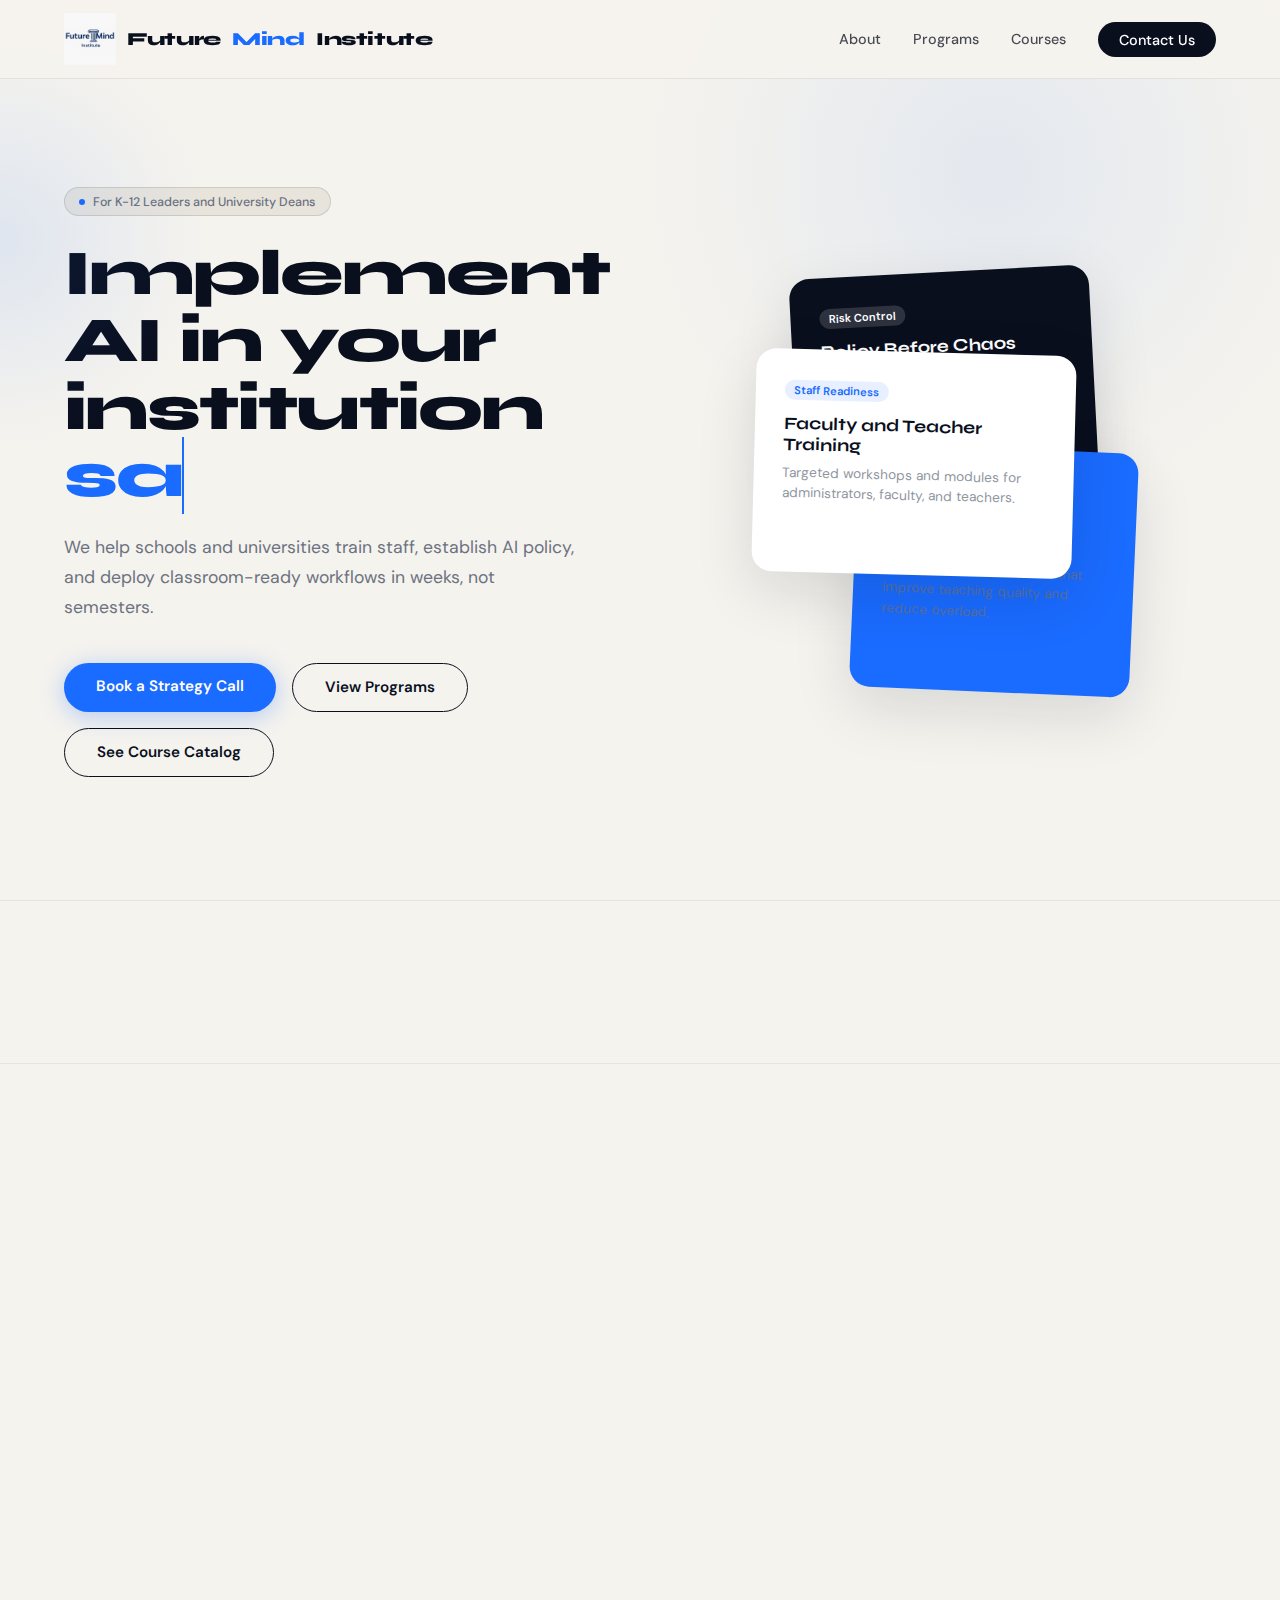
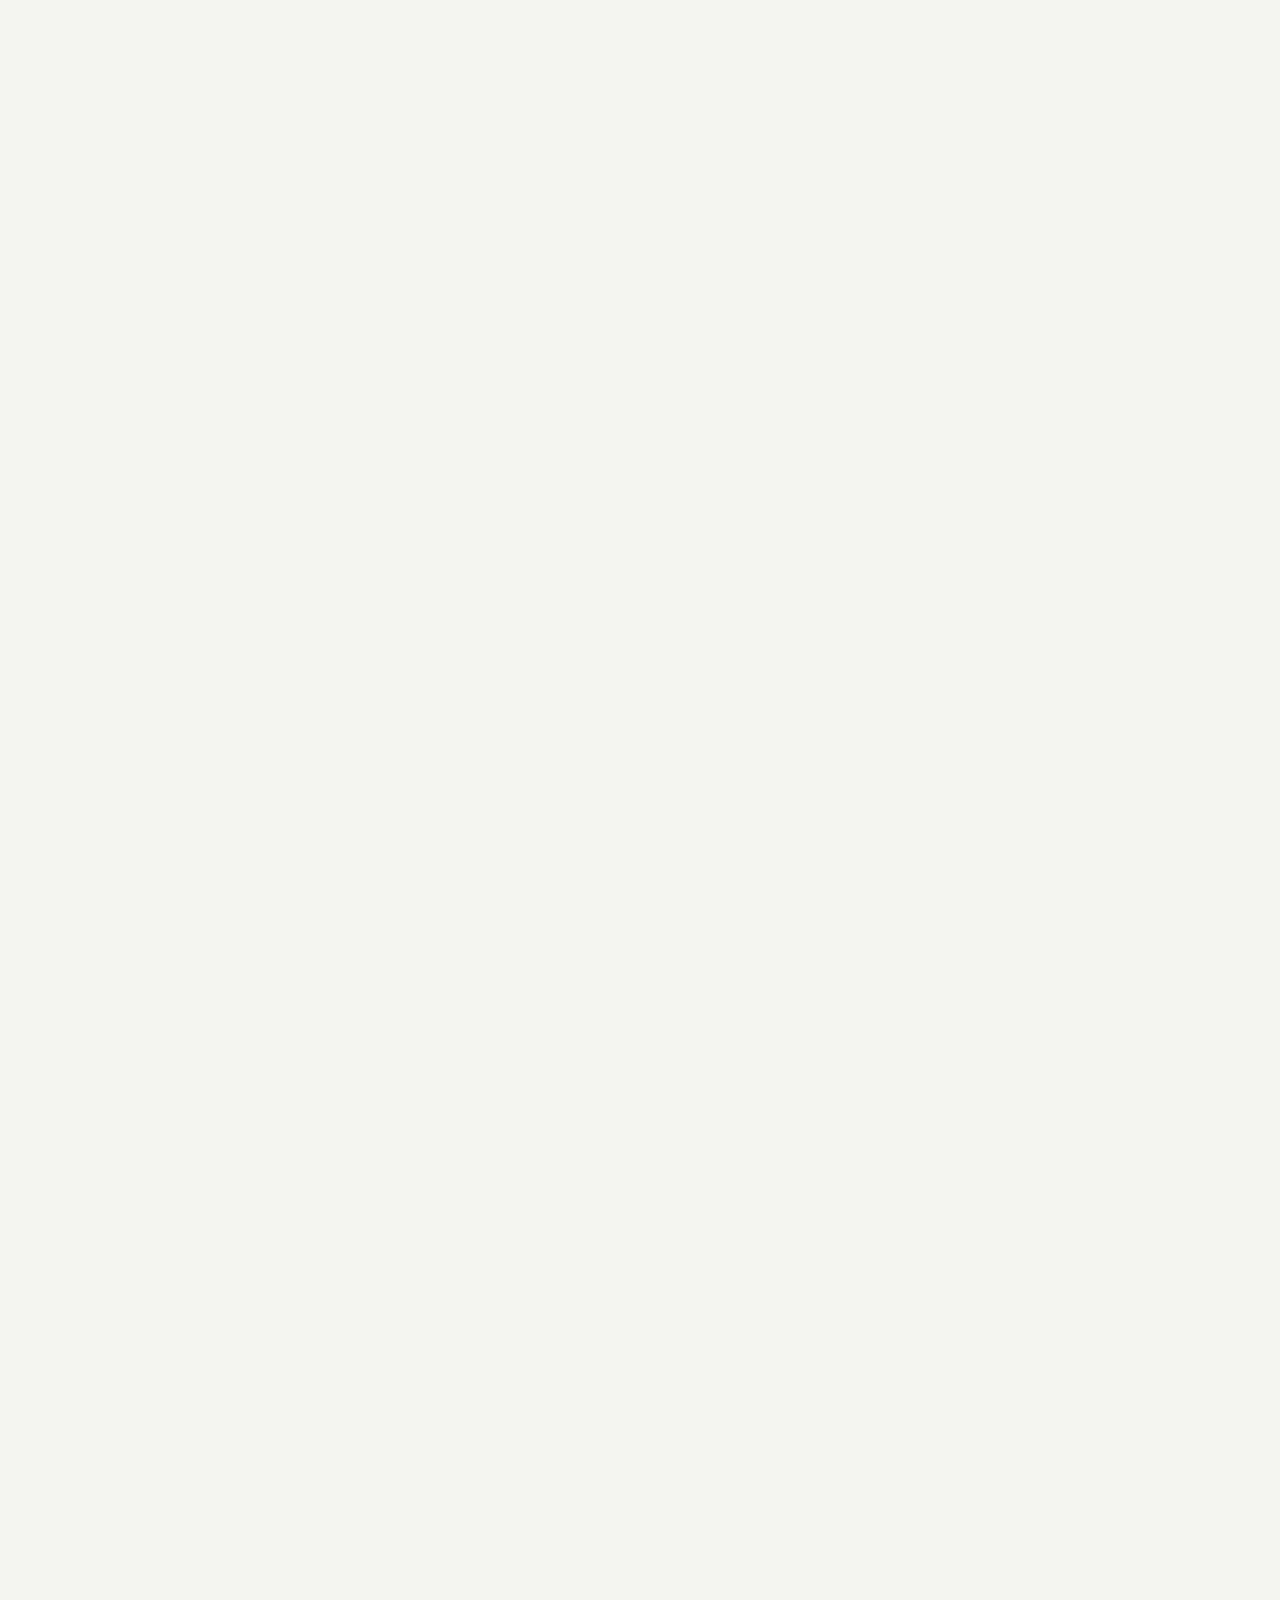
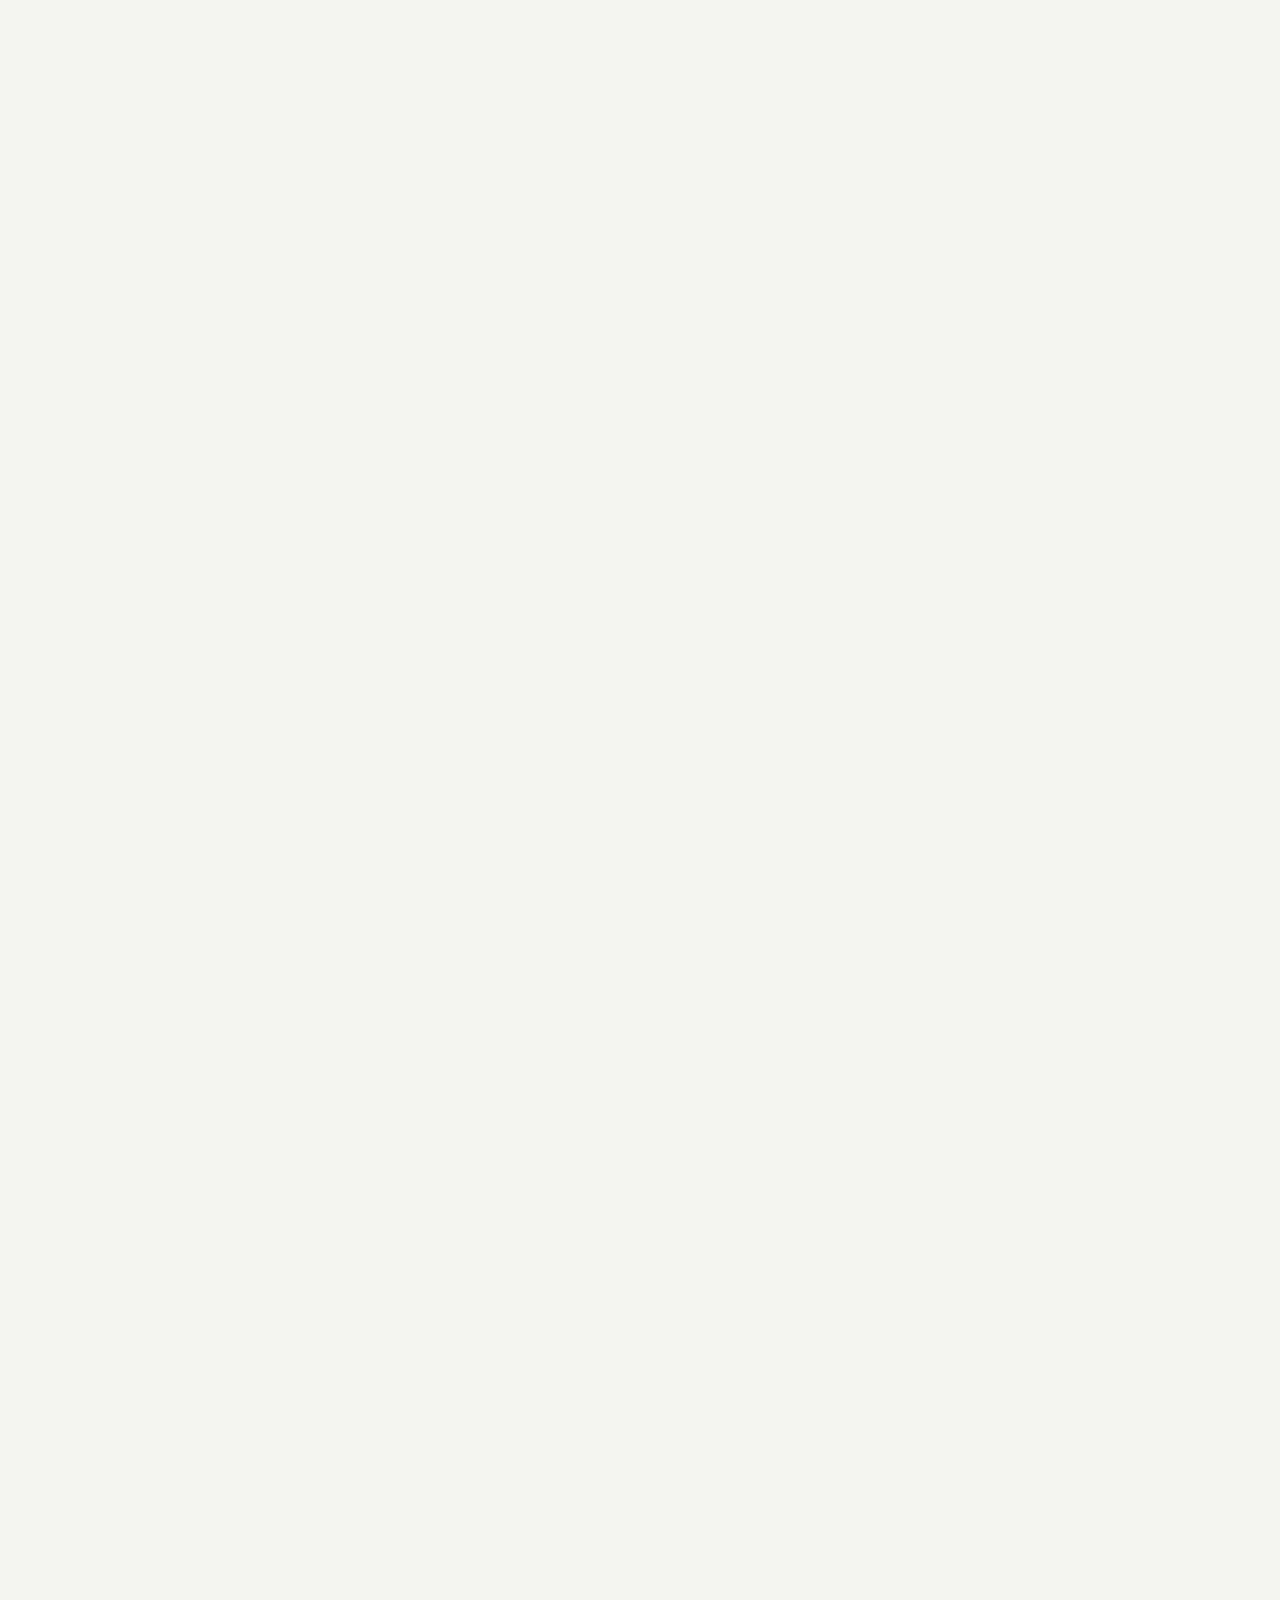
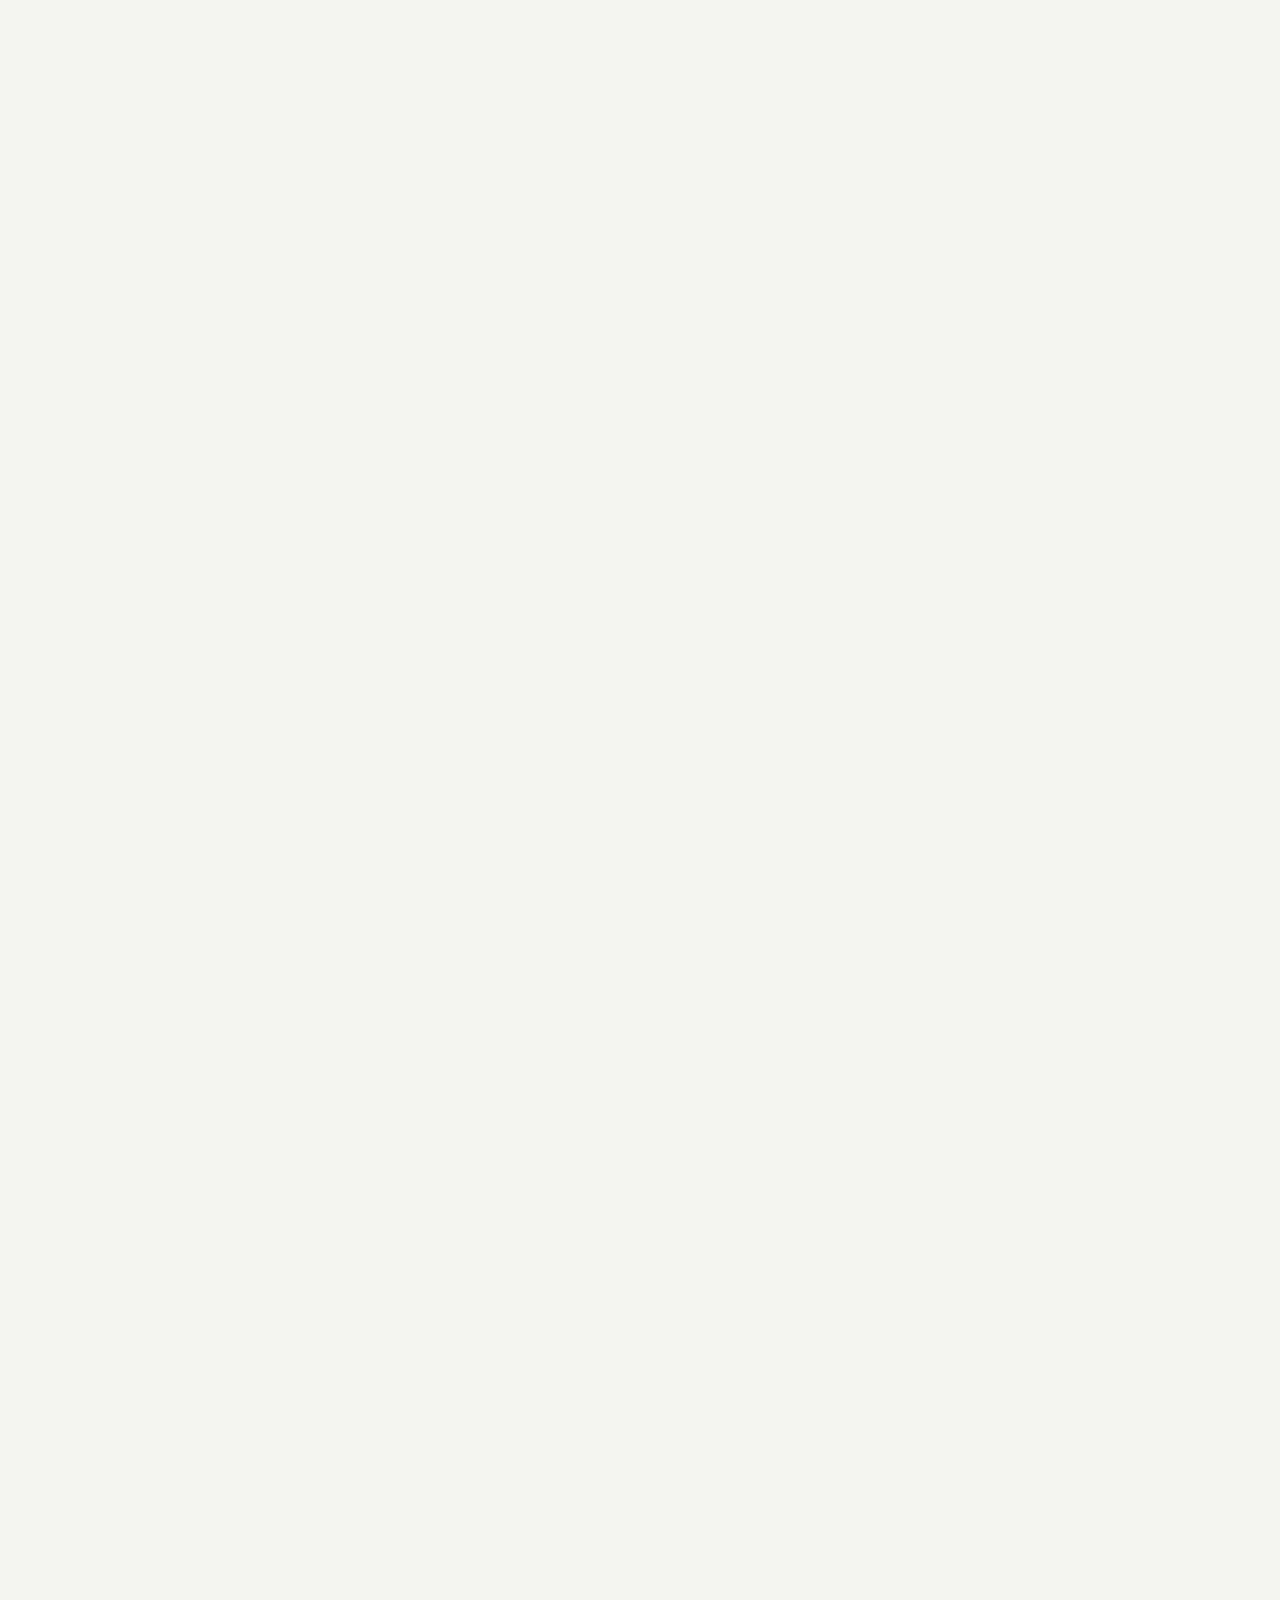
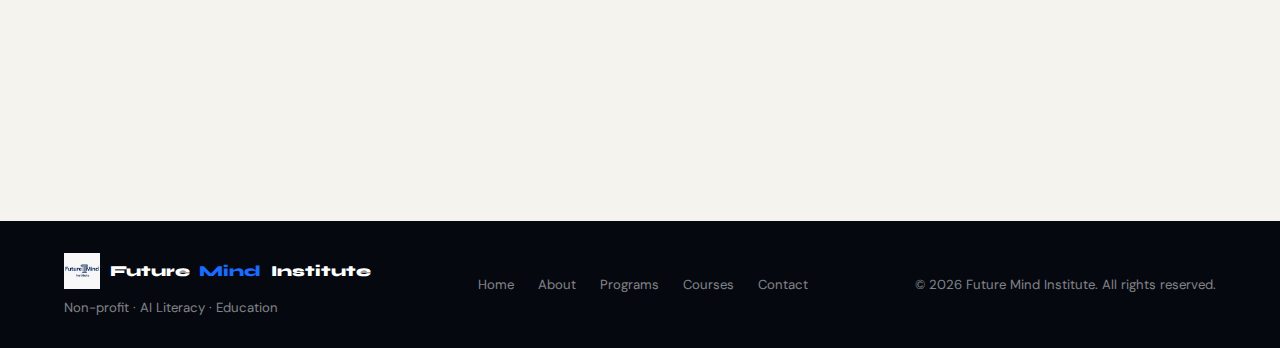
<file: index.html>
<!DOCTYPE html>
<html lang="en">
<head>
  <meta charset="UTF-8" />
  <meta name="viewport" content="width=device-width, initial-scale=1.0" />
  <title>Future Mind Institute — AI Literacy for Schools</title>
  <link rel="preconnect" href="https://fonts.googleapis.com" />
  <link href="https://fonts.googleapis.com/css2?family=Syne:wght@400;600;700;800&family=DM+Sans:ital,wght@0,300;0,400;0,500;1,300&display=swap" rel="stylesheet" />
  <link rel="stylesheet" href="styles.css" />
</head>
<body>

<!-- NAV -->
<nav>
  <a href="index.html" class="nav-logo">
    <img src="logo_futuremindinstitute.png" alt="Future Mind Institute logo" />
    Future<span>Mind</span> Institute
  </a>
  <ul class="nav-links">
    <li><a href="about.html">About</a></li>
    <li><a href="services.html">Programs</a></li>
    <li><a href="courses.html">Courses</a></li>
    <li><a href="contact.html" class="nav-cta">Contact Us</a></li>
  </ul>
</nav>

<!-- HERO -->
<section class="hero">
  <div class="hero-content">
    <div class="hero-badge">For K-12 Leaders and University Deans</div>
    <h1>Implement AI in your institution<br><em>safely, clearly, and fast</em></h1>
    <p>We help schools and universities train staff, establish AI policy, and deploy classroom-ready workflows in weeks, not semesters.</p>
    <div class="hero-buttons">
      <a href="contact.html" class="btn-primary">Book a Strategy Call</a>
      <a href="services.html" class="btn-secondary">View Programs</a>
      <a href="courses.html" class="btn-secondary">See Course Catalog</a>
    </div>
  </div>
  <div class="hero-visual">
    <div class="hero-card-stack">
      <div class="hero-card">
        <div class="tag">Risk Control</div>
        <h3>Policy Before Chaos</h3>
        <p>Set institutional AI rules before inconsistent and unsafe usage spreads.</p>
      </div>
      <div class="hero-card">
        <div class="tag">Staff Readiness</div>
        <h3>Faculty and Teacher Training</h3>
        <p>Targeted workshops and modules for administrators, faculty, and teachers.</p>
      </div>
      <div class="hero-card">
        <div class="tag">Implementation</div>
        <h3>Classroom AI Workflows</h3>
        <p>Deploy practical use cases that improve teaching quality and reduce overload.</p>
      </div>
    </div>
  </div>
</section>

<!-- STATS -->
<div class="stats">
  <div class="stat-item">
    <div class="stat-num">01</div>
    <div class="stat-label">No policy = fragmented AI use and legal exposure</div>
  </div>
  <div class="stat-item">
    <div class="stat-num">02</div>
    <div class="stat-label">Untrained staff = inconsistent quality and student risk</div>
  </div>
  <div class="stat-item">
    <div class="stat-num">03</div>
    <div class="stat-label">Tool hype = low adoption and wasted budget</div>
  </div>
  <div class="stat-item">
    <div class="stat-num">04</div>
    <div class="stat-label">Delay today = higher transition cost tomorrow</div>
  </div>
</div>

<!-- WHY US -->
<section id="why">
  <div class="section-label">Institutional Solution</div>
  <h2 class="section-title">One partner, three pillars</h2>
  <p class="section-subtitle">We move institutions from uncertainty to structured adoption with a clear implementation model.</p>
  <div class="why-grid">
    <div class="why-features">
      <div class="feature-item">
        <div class="feature-icon">1</div>
        <div>
          <h4>Training and Capacity Building</h4>
          <p>Professional development for leaders, faculty, teachers, and students. Includes prompt engineering, differentiated instruction, and assessment redesign.</p>
        </div>
      </div>
      <div class="feature-item">
        <div class="feature-icon">2</div>
        <div>
          <h4>Governance, Ethics, and Policy</h4>
          <p>Policy and guidelines design, ethical frameworks, data privacy, and academic integrity. We help you set the rules before scaling AI use.</p>
        </div>
      </div>
      <div class="feature-item">
        <div class="feature-icon">3</div>
        <div>
          <h4>Classroom Integration and Student Agency</h4>
          <p>Practical AI workflows for teaching, plus student literacy modules that build critical, responsible AI users, not passive consumers.</p>
        </div>
      </div>
    </div>
    <div class="why-image-block">
      <h3>What you get in the first phase</h3>
      <p>A clear baseline of AI readiness, a draft policy structure, and role-based training priorities for your institution.</p>
      <p>Then we support delivery and adoption so the plan becomes operating practice, not a document in a folder.</p>
      <div class="quote-block">Most institutions do not fail because of lack of tools. They fail because of unclear direction.</div>
    </div>
  </div>
</section>

<!-- COURSES PREVIEW -->
<section id="courses-preview">
  <div class="section-label">Program Options</div>
  <h2 class="section-title">Choose your institutional pathway</h2>
  <p class="section-subtitle">Start with one track or combine them into a full institutional rollout.</p>
  <div class="courses-grid">
    <div class="course-card">
      <div class="course-cat">Schools</div>
      <h4>School Readiness Program</h4>
      <p>For principals and school teams that need clear policy, teacher training, and practical classroom implementation.</p>
      <div class="course-meta"><span>Leadership + Faculty</span><span>Short-cycle rollout</span></div>
    </div>
    <div class="course-card">
      <div class="course-cat">Districts</div>
      <h4>District AI Governance Program</h4>
      <p>For district leaders coordinating standards, policy, and multi-school implementation at scale.</p>
      <div class="course-meta"><span>System-wide alignment</span><span>Policy-first model</span></div>
    </div>
    <div class="course-card">
      <div class="course-cat">Universities</div>
      <h4>Dean-Led Faculty AI Adoption</h4>
      <p>For deans and academic units seeking coherent faculty use, academic integrity alignment, and instructional quality.</p>
      <div class="course-meta"><span>Faculty enablement</span><span>Academic governance</span></div>
    </div>
    <div class="course-card">
      <div class="course-cat">Core Module</div>
      <h4>Introduction to Pedagogical AI</h4>
      <p>Foundational module to align understanding before institutional implementation.</p>
      <div class="course-meta"><span>70 min</span><span>Beginner</span></div>
    </div>
    <div class="course-card">
      <div class="course-cat">Core Module</div>
      <h4>Building Your School AI Policy</h4>
      <p>Institutional policy workshop with practical templates and implementation guardrails.</p>
      <div class="course-meta"><span>60 min</span><span>All levels</span></div>
    </div>
    <div class="course-card">
      <div class="course-cat">Core Module</div>
      <h4>Classroom AI Workflows</h4>
      <p>Hands-on workflows using Brisk, NotebookLM, GPTs, and planning frameworks.</p>
      <div class="course-meta"><span>25-40 min modules</span><span>Beginner-Intermediate</span></div>
    </div>
    <div class="course-card">
      <div class="course-cat">Students</div>
      <h4>Student AI Literacy</h4>
      <p>Age-appropriate modules to help students use AI responsibly, think critically about AI outputs, and maintain agency over their learning.</p>
      <div class="course-meta"><span>30-40 min</span><span>All levels</span></div>
    </div>
    <div class="course-card">
      <div class="course-cat">Core Module</div>
      <h4>Ethics and Responsible AI Use</h4>
      <p>Bias awareness, academic integrity, data privacy, and building institutional ethical frameworks for AI adoption.</p>
      <div class="course-meta"><span>45 min</span><span>All levels</span></div>
    </div>
  </div>
  <div class="courses-cta">
    <a href="courses.html" class="btn-primary">See Full Course Catalog →</a>
  </div>
</section>

<!-- PROOF -->
<section id="homeschool">
  <div class="section-label">Where We Work</div>
  <h2 class="section-title">Built on real school experience in Maryland</h2>
  <p class="section-subtitle" style="margin-bottom: 3rem;">We have worked with two schools in Maryland, delivering AI training, policy guidance, and classroom implementation. We are early-stage, hands-on, and committed to growing this work with the right institutional partners.</p>
  <div class="homeschool-banner">
    <div>
      <span class="hs-icon">Early Results</span>
      <h3>From uncertainty to structured AI adoption</h3>
      <p>Our model is tested, not theoretical. We have helped school teams move from zero AI readiness to aligned staff practices, working policy drafts, and active classroom workflows.</p>
      <ul class="trust-list">
        <li>Two Maryland schools supported with staff training and policy drafts.</li>
        <li>Initial rollout completed in short-cycle sprints, not year-long pilots.</li>
        <li>Clear guardrails for student use, assessment, and responsible practice.</li>
      </ul>
      <a href="contact.html" class="btn-primary" style="margin-top: 1.5rem; display: inline-block;">Discuss Your Context</a>
    </div>
    <div class="hs-badge">
      <div class="hs-label">Stage</div>
      <div class="hs-text">Proven<br>and growing</div>
    </div>
  </div>
</section>

<!-- TEAM -->
<section id="team">
  <div class="section-label">The Team</div>
  <h2 class="section-title">Led by educators and technologists</h2>
  <p class="section-subtitle">Our founding team combines deep expertise in education, technology, and international development.</p>
  <div class="team-grid">
    <div class="team-card">
      <div class="team-avatar"><img src="foto-hernan.jpg" alt="Hernán Carvallo Cruz" /></div>
      <h4>Hernán Carvallo Cruz</h4>
      <div class="role">Co-Founder</div>
      <p>Educator and AI specialist with experience bridging technology and learning in Latin America and the United States.</p>
      <a href="https://www.linkedin.com/in/hernan-carvallo-cruz-7558619b" target="_blank">LinkedIn ↗</a>
    </div>
    <div class="team-card">
      <div class="team-avatar"><img src="foto-alex.jpg" alt="Alex Kisgen" /></div>
      <h4>Alex Kisgen</h4>
      <div class="role">Co-Founder</div>
      <p>Technology leader and educator passionate about making AI accessible and beneficial for learning institutions everywhere.</p>
      <a href="https://www.linkedin.com/in/alex-kisgen-6792a214a/" target="_blank">LinkedIn ↗</a>
    </div>
  </div>
</section>

<!-- PARTNERS -->
<section id="partners">
  <div style="text-align: center;">
    <div class="section-label">Partner Network</div>
    <h2 class="section-title">Organizations we collaborate with</h2>
    <p class="section-subtitle" style="margin: 0 auto 3rem;">We partner with AI-education organizations to deliver stronger institutional outcomes.</p>
  </div>
  <div class="partners-grid">
    <div class="partner-chip"><span class="dot"></span>IA para Educar — Latin America</div>
    <div class="partner-chip"><span class="dot"></span>Integralis</div>
    <div class="partner-chip" style="border-style: dashed; opacity: 0.6;"><span class="dot"></span>Your Organization? →</div>
  </div>
  <p style="text-align:center; margin-top: 2rem; font-size: 0.85rem; color: var(--muted);">Interested in partnering with us? <a href="contact.html" style="color: var(--accent);">Let's talk.</a></p>
</section>

<!-- CONTACT -->
<section id="contact">
  <div class="section-label">Final Step</div>
  <h2 class="section-title">Book your institutional AI strategy call</h2>
  <p class="section-subtitle">Share your priorities and constraints. We will propose a practical rollout path for your school, district, or faculty.</p>
  <div class="contact-grid">
    <div class="contact-info">
      <h3>We'd love to hear from you</h3>
      <p>Tell us about your school's needs. We'll put together a program that fits your institution's size, curriculum, and goals — at no cost for initial consultation.</p>
      <div class="contact-method">
        <span class="cm-icon">📍</span>
        <div>
          <p>Currently active in</p>
          <a>Maryland, USA — and expanding</a>
        </div>
      </div>
      <div class="contact-method">
        <span class="cm-icon">🌐</span>
        <div>
          <p>Serving</p>
          <a>USA · English-speaking countries · Africa</a>
        </div>
      </div>
      <div class="contact-method">
        <span class="cm-icon">✉️</span>
        <div>
          <p>Email us at</p>
          <a href="mailto:hello@futuremindinstitute.org">hello@futuremindinstitute.org</a>
        </div>
      </div>
    </div>
    <form class="contact-form" onsubmit="handleSubmit(event)">
      <input type="text" placeholder="Your name" required />
      <input type="email" placeholder="Email address" required />
      <input type="text" placeholder="School or organization name" />
      <select>
        <option value="" disabled selected>I am a...</option>
        <option>School administrator</option>
        <option>Teacher / Educator</option>
        <option>Homeschool parent</option>
        <option>District leader</option>
        <option>Potential partner</option>
        <option>Other</option>
      </select>
      <textarea placeholder="Tell us about your school and what you're looking for. How many teachers? What grade levels? Any specific topics?"></textarea>
      <button type="submit">Send Message →</button>
    </form>
  </div>
</section>

<!-- FOOTER -->
<footer>
  <div>
    <div class="foot-logo">
      <img src="logo_futuremindinstitute.png" alt="Future Mind Institute logo" />
      Future<span>Mind</span> Institute
    </div>
    <div style="margin-top: 0.4rem;">Non-profit · AI Literacy · Education</div>
  </div>
  <div style="display:flex; gap: 1.5rem; flex-wrap: wrap;">
    <a href="index.html">Home</a>
    <a href="about.html">About</a>
    <a href="services.html">Programs</a>
    <a href="courses.html">Courses</a>
    <a href="contact.html">Contact</a>
  </div>
  <div>© 2026 Future Mind Institute. All rights reserved.</div>
</footer>

<script src="main.js"></script>
<script>
  function handleSubmit(e) {
    e.preventDefault();
    const btn = e.target.querySelector('button');
    btn.textContent = '✓ Message sent! We\'ll be in touch soon.';
    btn.style.background = '#22c55e';
    btn.disabled = true;
  }
</script>

</body>
</html>
</file>
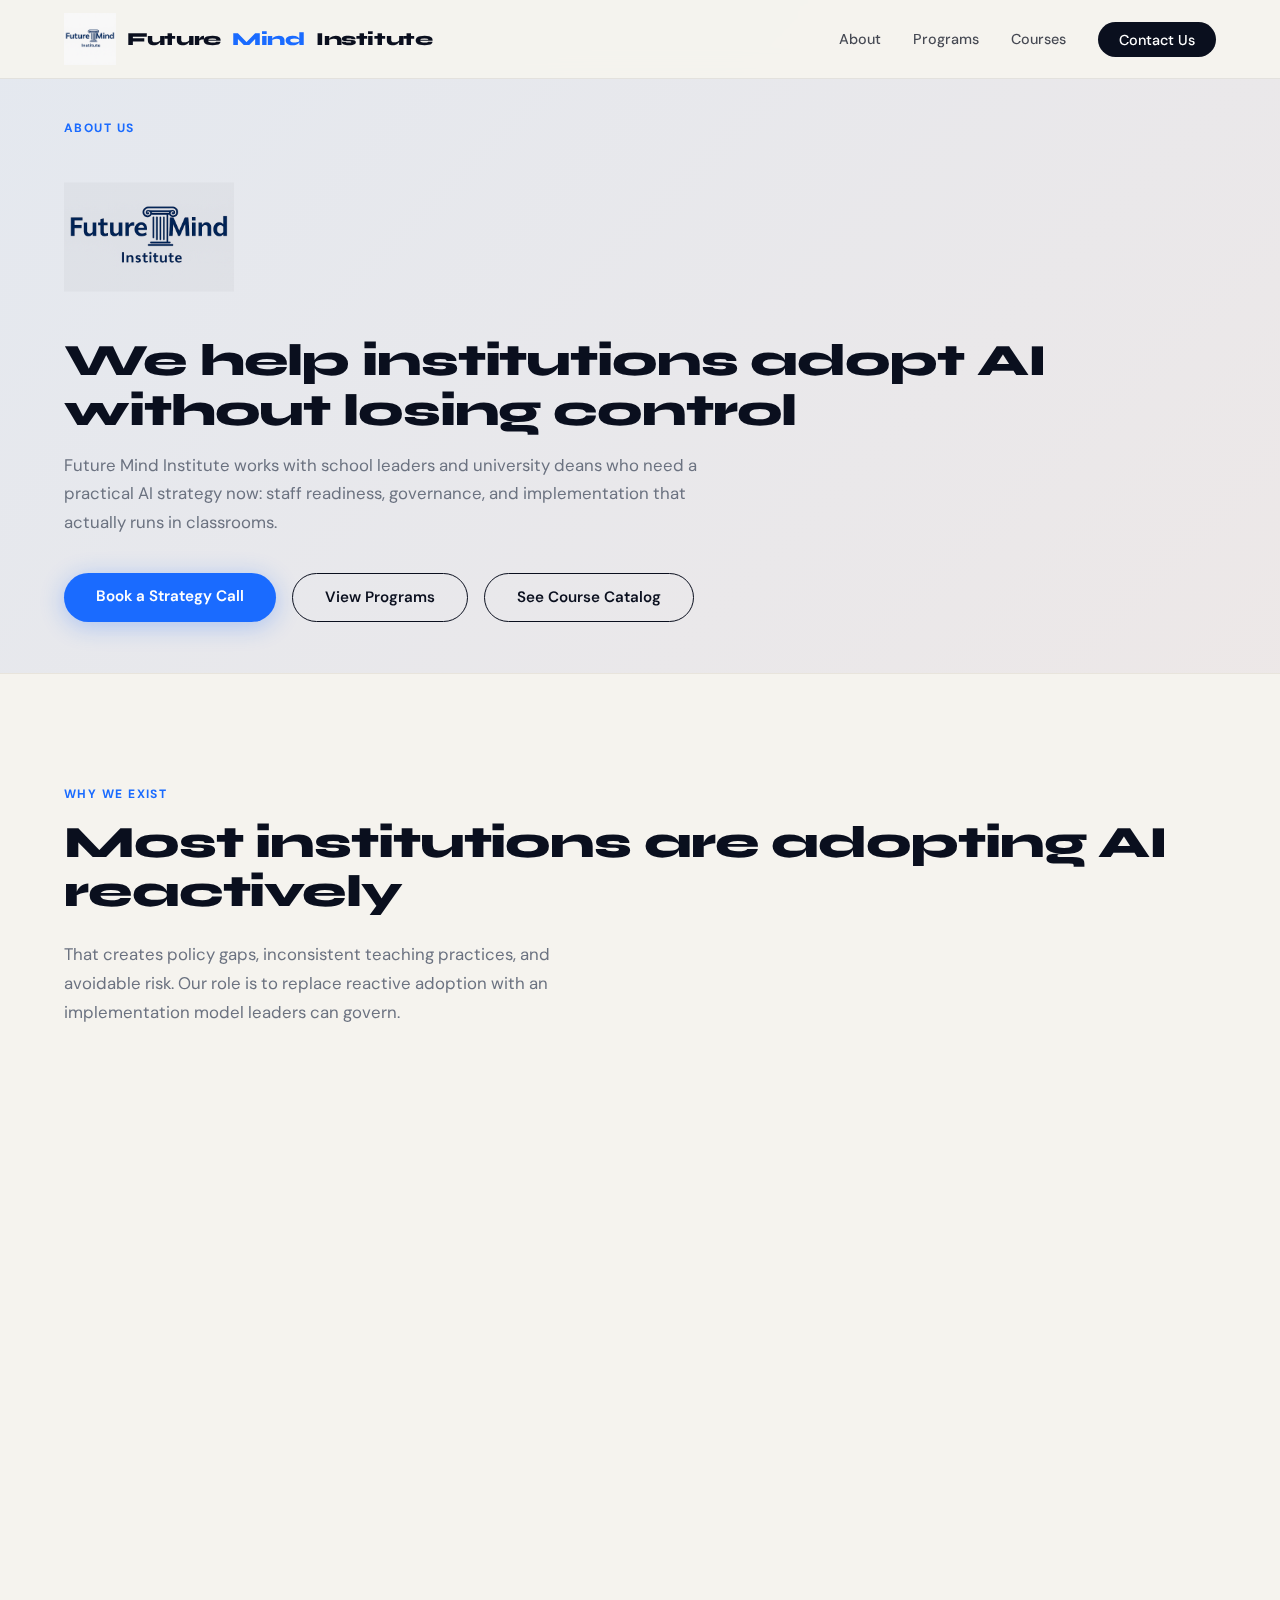
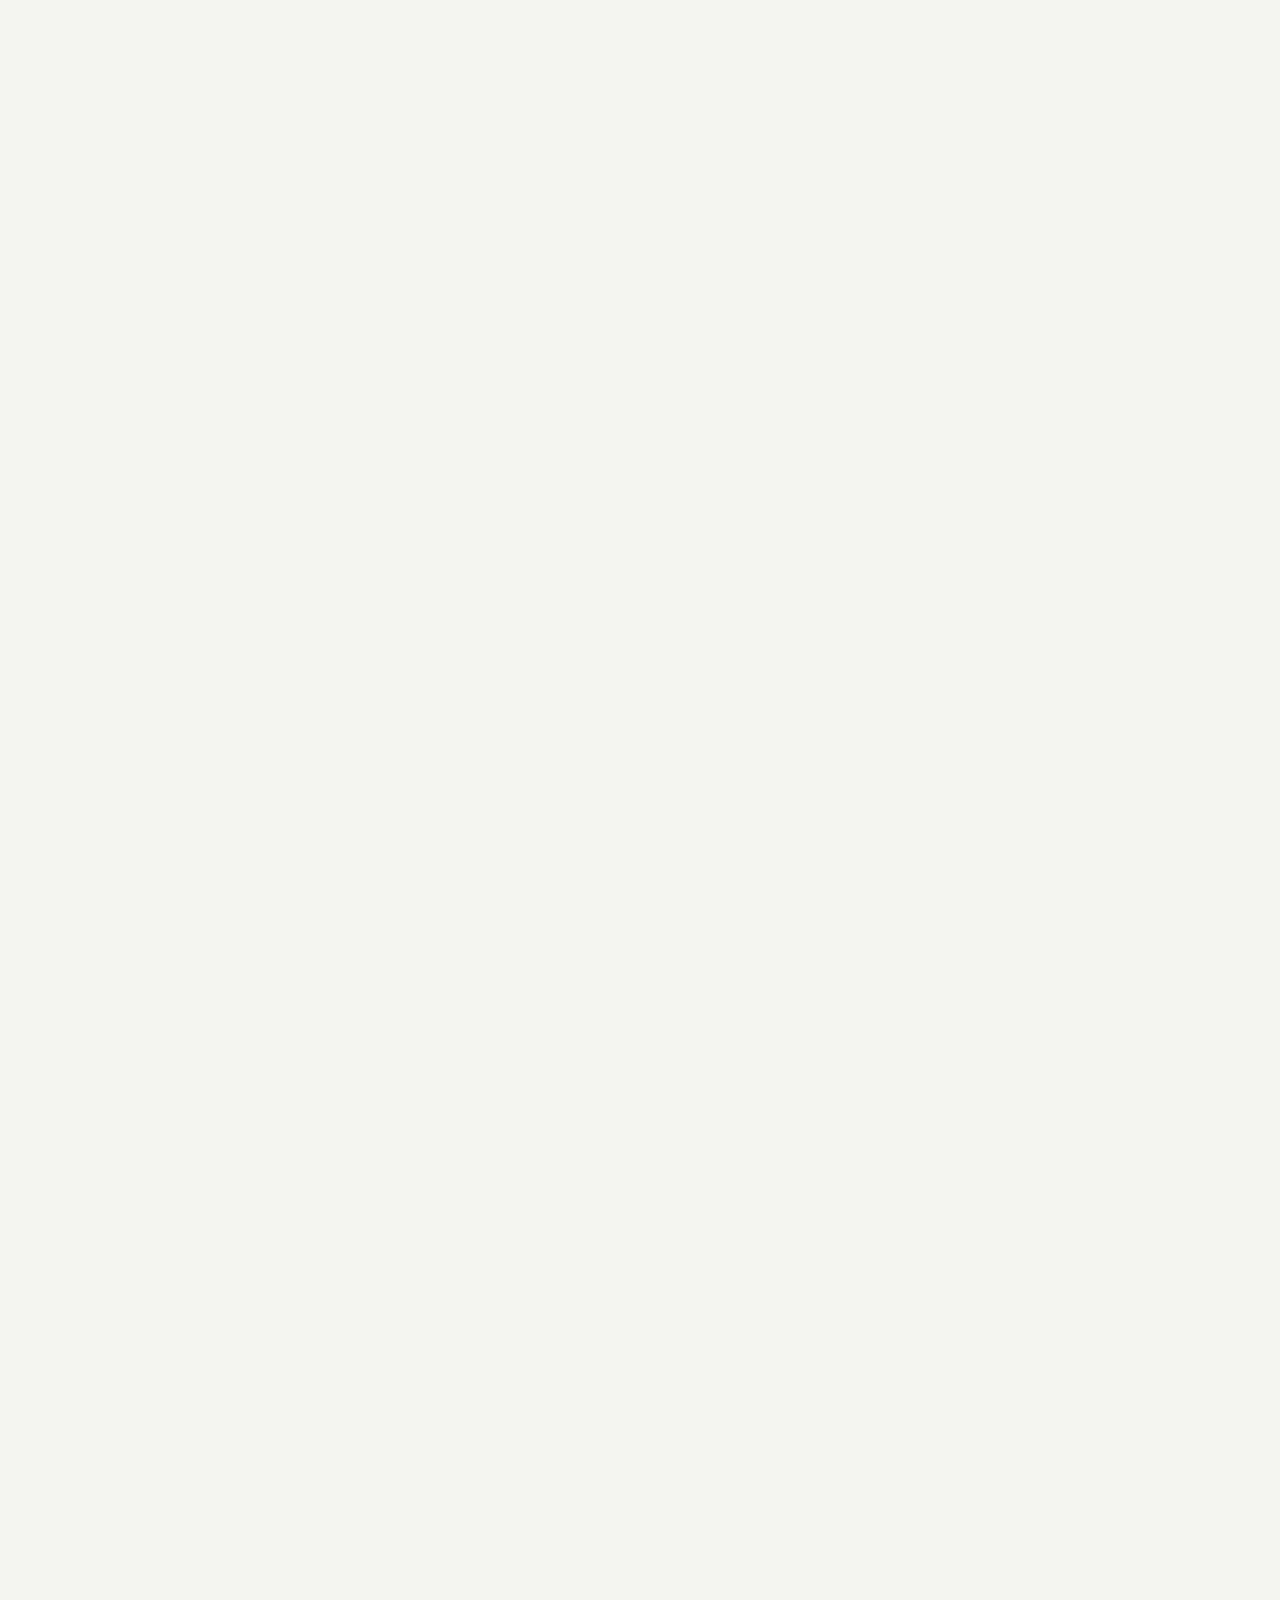
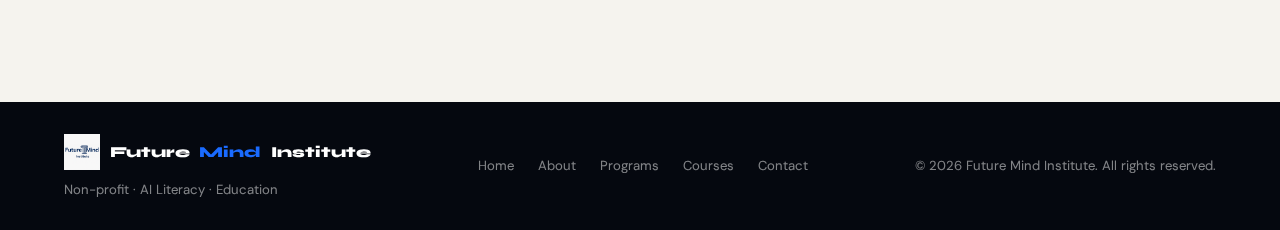
<file: about.html>
<!DOCTYPE html>
<html lang="en">
<head>
  <meta charset="UTF-8" />
  <meta name="viewport" content="width=device-width, initial-scale=1.0" />
  <title>About — Future Mind Institute</title>
  <link rel="preconnect" href="https://fonts.googleapis.com" />
  <link href="https://fonts.googleapis.com/css2?family=Syne:wght@400;600;700;800&family=DM+Sans:ital,wght@0,300;0,400;0,500;1,300&display=swap" rel="stylesheet" />
  <link rel="stylesheet" href="styles.css" />
</head>
<body>

<nav>
  <a href="index.html" class="nav-logo">
    <img src="logo_futuremindinstitute.png" alt="Future Mind Institute logo" />
    Future<span>Mind</span> Institute
  </a>
  <ul class="nav-links">
    <li><a href="about.html">About</a></li>
    <li><a href="services.html">Programs</a></li>
    <li><a href="courses.html">Courses</a></li>
    <li><a href="contact.html" class="nav-cta">Contact Us</a></li>
  </ul>
</nav>

<header class="page-hero">
  <div class="section-label">About Us</div>
  <img class="about-hero-logo" src="logo_futuremindinstitute.png" alt="Future Mind Institute logo" />
  <h1 class="section-title">We help institutions adopt AI without losing control</h1>
  <p class="section-subtitle">Future Mind Institute works with school leaders and university deans who need a practical AI strategy now: staff readiness, governance, and implementation that actually runs in classrooms.</p>
  <div class="hero-actions">
    <a href="contact.html" class="btn-primary">Book a Strategy Call</a>
    <a href="services.html" class="btn-secondary">View Programs</a>
    <a href="courses.html" class="btn-secondary">See Course Catalog</a>
  </div>
</header>

<section>
  <div class="section-label">Why We Exist</div>
  <h2 class="section-title">Most institutions are adopting AI reactively</h2>
  <p class="section-subtitle">That creates policy gaps, inconsistent teaching practices, and avoidable risk. Our role is to replace reactive adoption with an implementation model leaders can govern.</p>
  <div class="two-col">
    <div class="info-card">
      <h3>Our Mission</h3>
      <p>Turn AI from institutional uncertainty into operational capability through training, governance, and classroom execution.</p>
    </div>
    <div class="info-card">
      <h3>Our Position</h3>
      <p>AI literacy is no longer optional. Institutions that move early with clear rules and trained staff protect quality and reduce long-term transition costs.</p>
    </div>
  </div>
</section>

<section>
  <div class="section-label">How We Work</div>
  <h2 class="section-title">Three operating principles</h2>
  <p class="section-subtitle">Simple, execution-focused standards that keep projects useful and accountable.</p>
  <div class="services-grid">
    <div class="service-card">
      <h3>Institution First</h3>
      <p>We design around leadership constraints, staff capacity, and governance needs, not tool trends.</p>
    </div>
    <div class="service-card">
      <h3>Policy Before Scale</h3>
      <p>We establish risk controls and institutional rules before broad deployment.</p>
    </div>
    <div class="service-card">
      <h3>Execution Over Hype</h3>
      <p>Every program ends in concrete workflows, role clarity, and measurable next actions.</p>
    </div>
  </div>
</section>

<section id="team">
  <div class="section-label">The Team</div>
  <h2 class="section-title">Leadership with education and implementation experience</h2>
  <p class="section-subtitle">Our team combines pedagogical expertise, technical depth, and field delivery across diverse education contexts.</p>
  <div class="team-grid">
    <div class="team-card">
      <div class="team-avatar"><img src="foto-hernan.jpg" alt="Hernán Carvallo Cruz" /></div>
      <h4>Hernán Carvallo Cruz</h4>
      <div class="role">Co-Founder</div>
      <p>Educator and AI specialist with experience bridging technology and learning in Latin America and the United States.</p>
      <a href="https://www.linkedin.com/in/hernan-carvallo-cruz-7558619b" target="_blank" rel="noreferrer">LinkedIn</a>
    </div>
    <div class="team-card">
      <div class="team-avatar"><img src="foto-alex.jpg" alt="Alex Kisgen" /></div>
      <h4>Alex Kisgen</h4>
      <div class="role">Co-Founder</div>
      <p>Technology leader and educator passionate about making AI accessible and beneficial for learning institutions everywhere.</p>
      <a href="https://www.linkedin.com/in/alex-kisgen-6792a214a/" target="_blank" rel="noreferrer">LinkedIn</a>
    </div>
  </div>
</section>

<section>
  <div class="section-label">Next Step</div>
  <h2 class="section-title">If you lead an institution, start with a strategy call</h2>
  <p class="section-subtitle">We will map your current AI maturity, identify immediate risks, and outline a realistic rollout path.</p>
  <div class="hero-actions">
    <a href="contact.html" class="btn-primary">Book a Strategy Call</a>
    <a href="services.html" class="btn-secondary">View Programs</a>
    <a href="courses.html" class="btn-secondary">See Course Catalog</a>
  </div>
</section>

<footer>
  <div>
    <div class="foot-logo">
      <img src="logo_futuremindinstitute.png" alt="Future Mind Institute logo" />
      Future<span>Mind</span> Institute
    </div>
    <div style="margin-top: 0.4rem;">Non-profit · AI Literacy · Education</div>
  </div>
  <div style="display:flex; gap: 1.5rem; flex-wrap: wrap;">
    <a href="index.html">Home</a>
    <a href="about.html">About</a>
    <a href="services.html">Programs</a>
    <a href="courses.html">Courses</a>
    <a href="contact.html">Contact</a>
  </div>
  <div>© 2026 Future Mind Institute. All rights reserved.</div>
</footer>

<script src="main.js"></script>

</body>
</html>
</file>
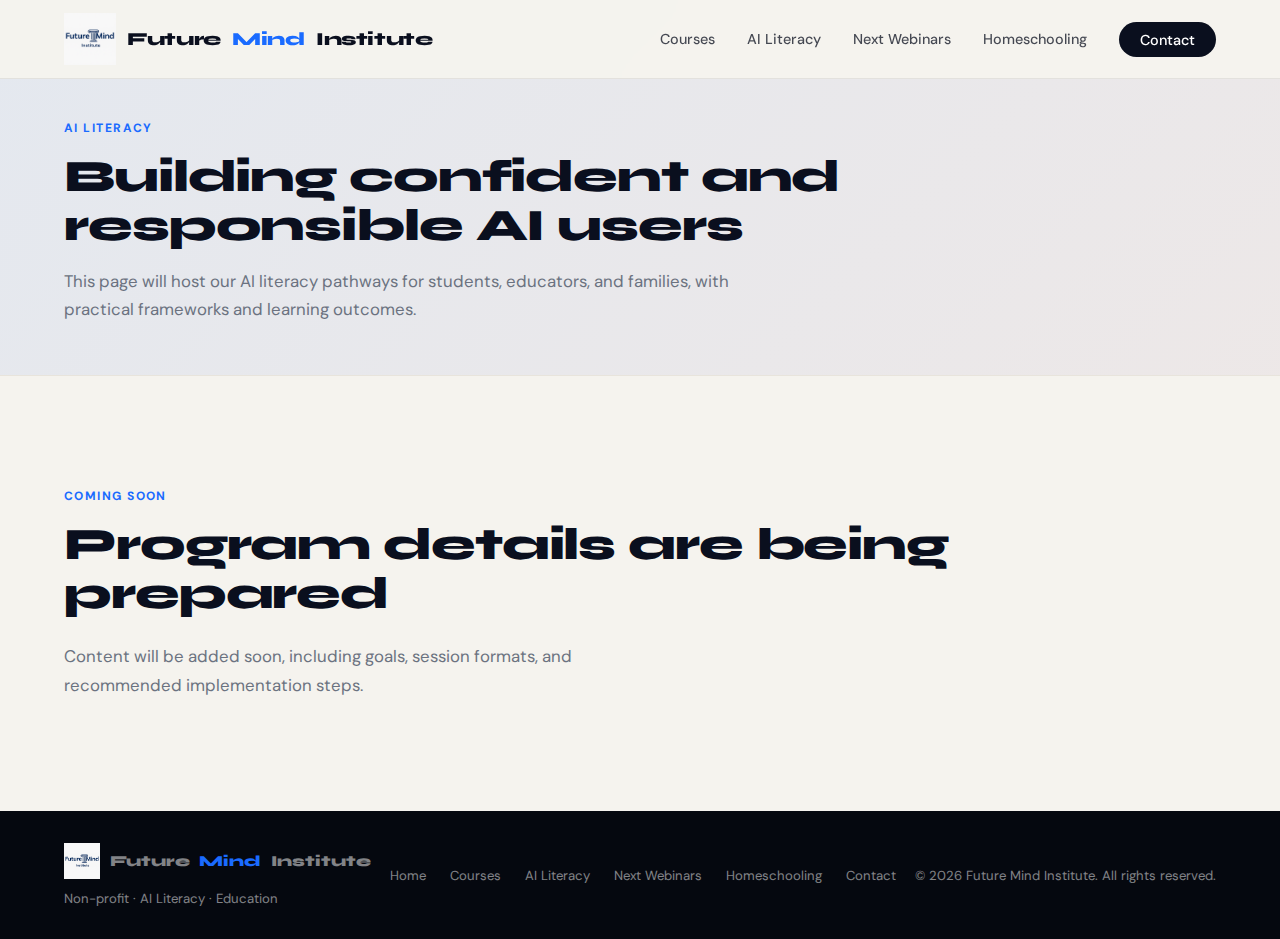
<file: ai-literacy.html>
<!DOCTYPE html>
<html lang="en">
<head>
  <meta charset="UTF-8" />
  <meta name="viewport" content="width=device-width, initial-scale=1.0" />
  <title>AI Literacy — Future Mind Institute</title>
  <link rel="preconnect" href="https://fonts.googleapis.com" />
  <link href="https://fonts.googleapis.com/css2?family=Syne:wght@400;600;700;800&family=DM+Sans:ital,wght@0,300;0,400;0,500;1,300&display=swap" rel="stylesheet" />
  <link rel="stylesheet" href="styles.css" />
</head>
<body>

<nav>
  <a href="https://hdo451.github.io/Future_Mind_Institute/" class="nav-logo">
    <img src="logo_futuremindinstitute.png" alt="Future Mind Institute logo" />
    Future<span>Mind</span> Institute
  </a>
  <ul class="nav-links">
    <li><a href="courses.html">Courses</a></li>
    <li><a href="ai-literacy.html">AI Literacy</a></li>
    <li><a href="next-webinars.html">Next Webinars</a></li>
    <li><a href="homeschooling.html">Homeschooling</a></li>
    <li><a href="contact.html" class="nav-cta">Contact</a></li>
  </ul>
</nav>

<header class="page-hero">
  <div class="section-label">AI Literacy</div>
  <h1 class="section-title">Building confident and responsible AI users</h1>
  <p class="section-subtitle">This page will host our AI literacy pathways for students, educators, and families, with practical frameworks and learning outcomes.</p>
</header>

<section>
  <div class="section-label">Coming Soon</div>
  <h2 class="section-title">Program details are being prepared</h2>
  <p class="section-subtitle">Content will be added soon, including goals, session formats, and recommended implementation steps.</p>
</section>

<footer>
  <div>
    <a href="https://hdo451.github.io/Future_Mind_Institute/" class="foot-logo" style="text-decoration: none; color: inherit;">
      <img src="logo_futuremindinstitute.png" alt="Future Mind Institute logo" />
      Future<span>Mind</span> Institute
    </a>
    <div style="margin-top: 0.4rem;">Non-profit · AI Literacy · Education</div>
  </div>
  <div style="display:flex; gap: 1.5rem; flex-wrap: wrap;">
    <a href="index.html">Home</a>
    <a href="courses.html">Courses</a>
    <a href="ai-literacy.html">AI Literacy</a>
    <a href="next-webinars.html">Next Webinars</a>
    <a href="homeschooling.html">Homeschooling</a>
    <a href="contact.html">Contact</a>
  </div>
  <div>© 2026 Future Mind Institute. All rights reserved.</div>
</footer>

<script src="main.js"></script>

</body>
</html>
</file>
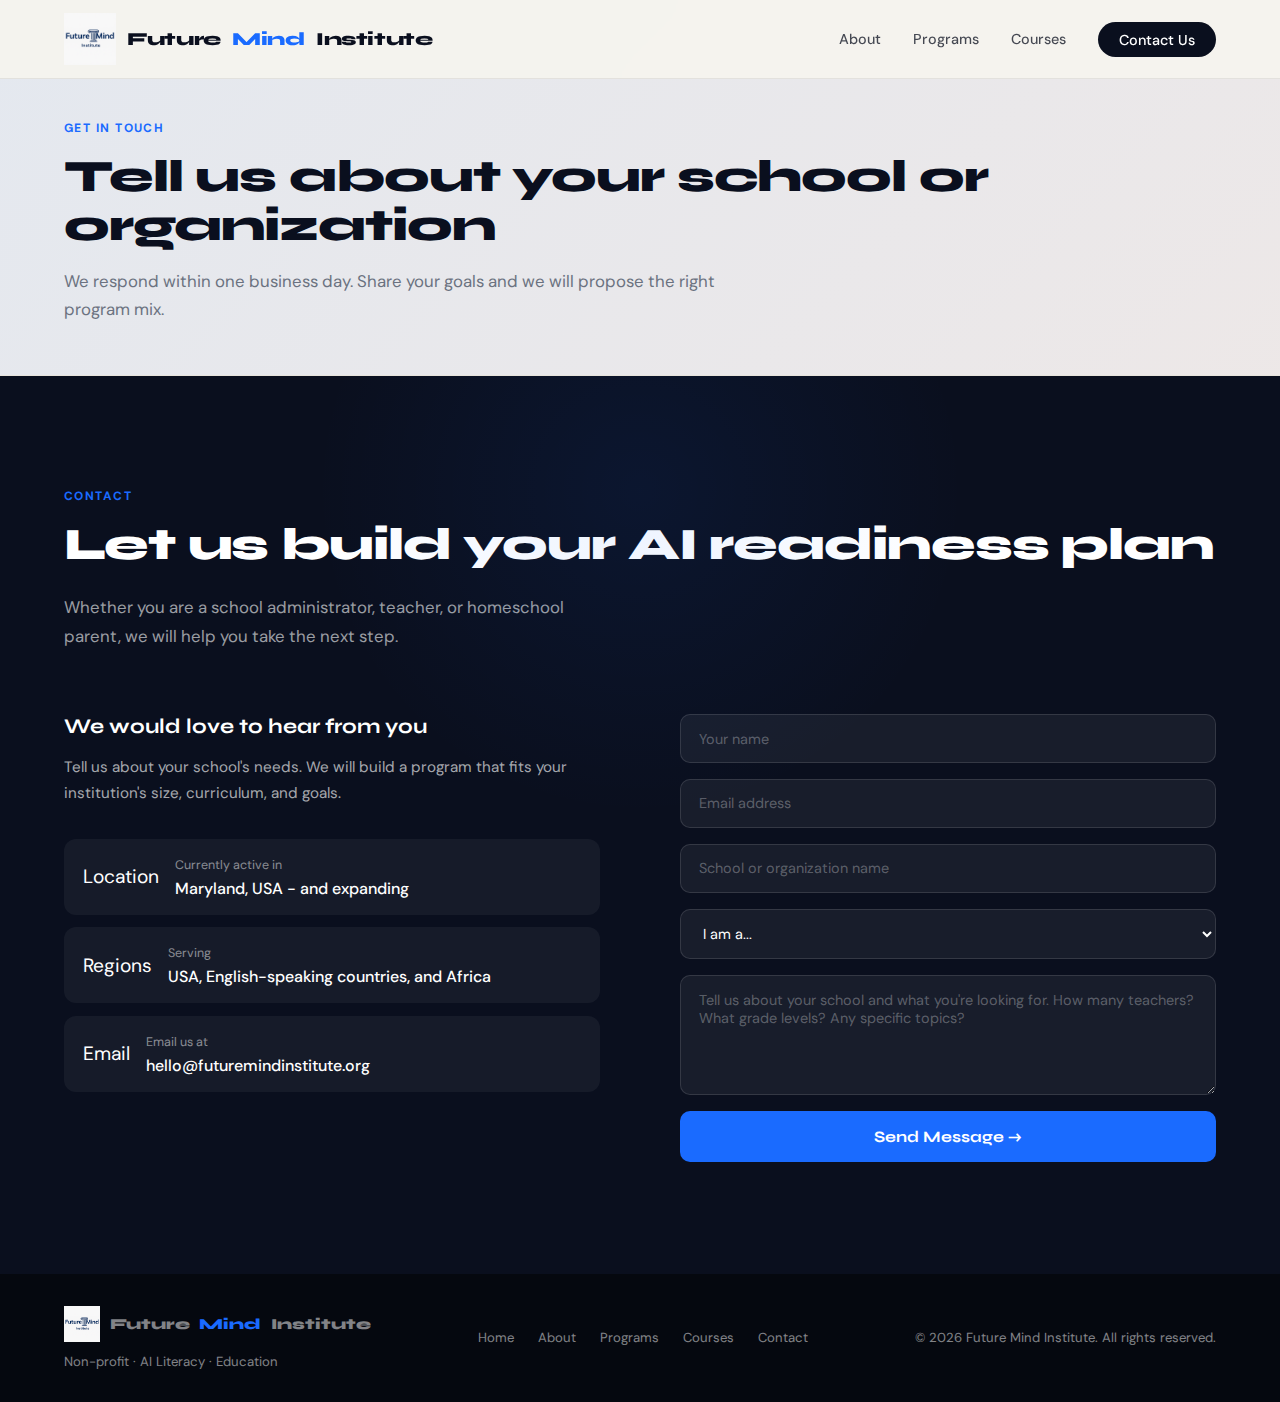
<file: contact.html>
<!DOCTYPE html>
<html lang="en">
<head>
  <meta charset="UTF-8" />
  <meta name="viewport" content="width=device-width, initial-scale=1.0" />
  <title>Contact — Future Mind Institute</title>
  <link rel="preconnect" href="https://fonts.googleapis.com" />
  <link href="https://fonts.googleapis.com/css2?family=Syne:wght@400;600;700;800&family=DM+Sans:ital,wght@0,300;0,400;0,500;1,300&display=swap" rel="stylesheet" />
  <link rel="stylesheet" href="styles.css" />
</head>
<body>

<nav>
  <a href="https://hdo451.github.io/Future_Mind_Institute/" class="nav-logo">
    <img src="logo_futuremindinstitute.png" alt="Future Mind Institute logo" />
    Future<span>Mind</span> Institute
  </a>
  <ul class="nav-links">
    <li><a href="about.html">About</a></li>
    <li><a href="services.html">Programs</a></li>
    <li><a href="courses.html">Courses</a></li>
    <li><a href="contact.html" class="nav-cta">Contact Us</a></li>
  </ul>
</nav>

<header class="page-hero">
  <div class="section-label">Get in Touch</div>
  <h1 class="section-title">Tell us about your school or organization</h1>
  <p class="section-subtitle">We respond within one business day. Share your goals and we will propose the right program mix.</p>
</header>

<section id="contact">
  <div class="section-label">Contact</div>
  <h2 class="section-title">Let us build your AI readiness plan</h2>
  <p class="section-subtitle">Whether you are a school administrator, teacher, or homeschool parent, we will help you take the next step.</p>
  <div class="contact-grid">
    <div class="contact-info">
      <h3>We would love to hear from you</h3>
      <p>Tell us about your school's needs. We will build a program that fits your institution's size, curriculum, and goals.</p>
      <div class="contact-method">
        <span class="cm-icon">Location</span>
        <div>
          <p>Currently active in</p>
          <a>Maryland, USA - and expanding</a>
        </div>
      </div>
      <div class="contact-method">
        <span class="cm-icon">Regions</span>
        <div>
          <p>Serving</p>
          <a>USA, English-speaking countries, and Africa</a>
        </div>
      </div>
      <div class="contact-method">
        <span class="cm-icon">Email</span>
        <div>
          <p>Email us at</p>
          <a href="mailto:hello@futuremindinstitute.org">hello@futuremindinstitute.org</a>
        </div>
      </div>
    </div>
    <form class="contact-form" onsubmit="handleSubmit(event)">
      <input type="text" placeholder="Your name" required />
      <input type="email" placeholder="Email address" required />
      <input type="text" placeholder="School or organization name" />
      <select>
        <option value="" disabled selected>I am a...</option>
        <option>School administrator</option>
        <option>Teacher / Educator</option>
        <option>Homeschool parent</option>
        <option>District leader</option>
        <option>Potential partner</option>
        <option>Other</option>
      </select>
      <textarea placeholder="Tell us about your school and what you're looking for. How many teachers? What grade levels? Any specific topics?"></textarea>
      <button type="submit">Send Message →</button>
    </form>
  </div>
</section>

<footer>
  <div>
    <a href="https://hdo451.github.io/Future_Mind_Institute/" class="foot-logo" style="text-decoration: none; color: inherit;">
      <img src="logo_futuremindinstitute.png" alt="Future Mind Institute logo" />
      Future<span>Mind</span> Institute
    </a>
    <div style="margin-top: 0.4rem;">Non-profit · AI Literacy · Education</div>
  </div>
  <div style="display:flex; gap: 1.5rem; flex-wrap: wrap;">
    <a href="index.html">Home</a>
    <a href="about.html">About</a>
    <a href="services.html">Programs</a>
    <a href="courses.html">Courses</a>
    <a href="contact.html">Contact</a>
  </div>
  <div>© 2026 Future Mind Institute. All rights reserved.</div>
</footer>

<script src="main.js"></script>
<script>
  function handleSubmit(e) {
    e.preventDefault();
    const btn = e.target.querySelector('button');
    btn.textContent = 'Message sent! We will be in touch soon.';
    btn.style.background = '#22c55e';
    btn.disabled = true;
  }
</script>

</body>
</html>
</file>
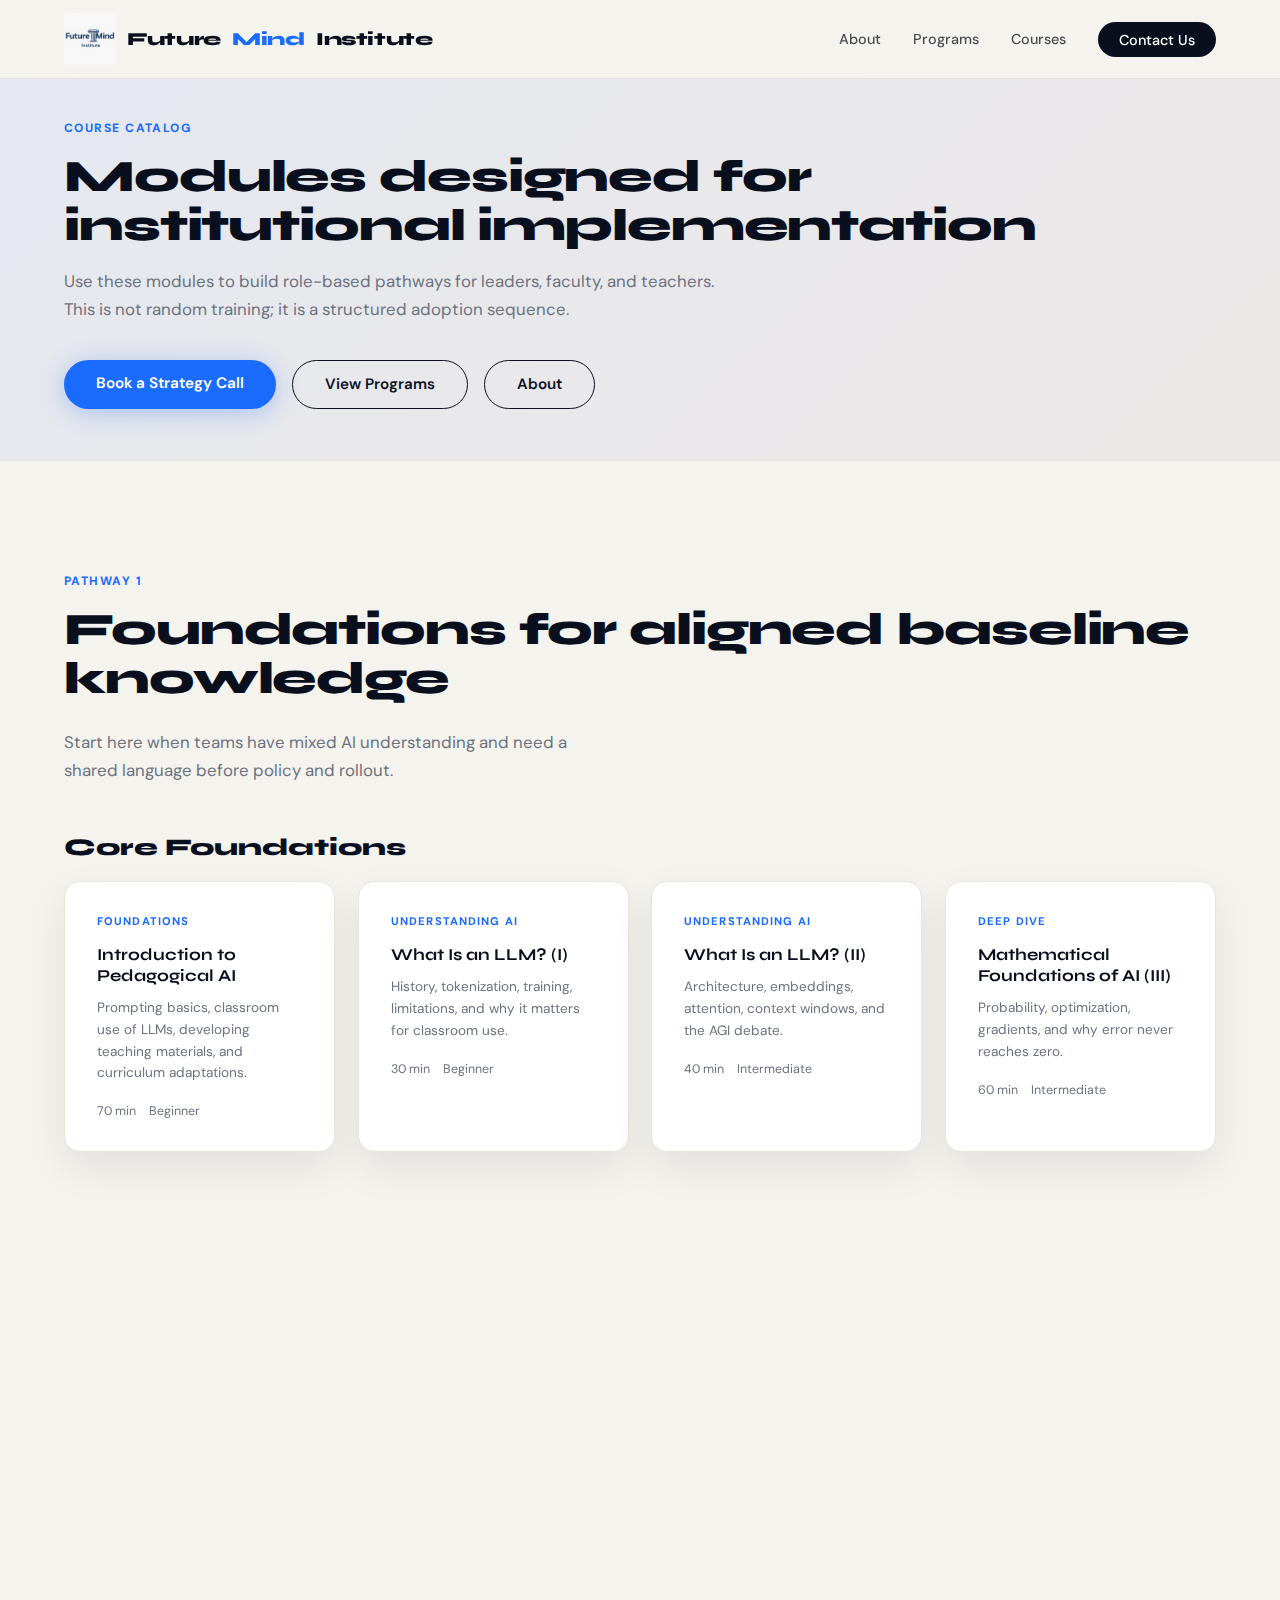
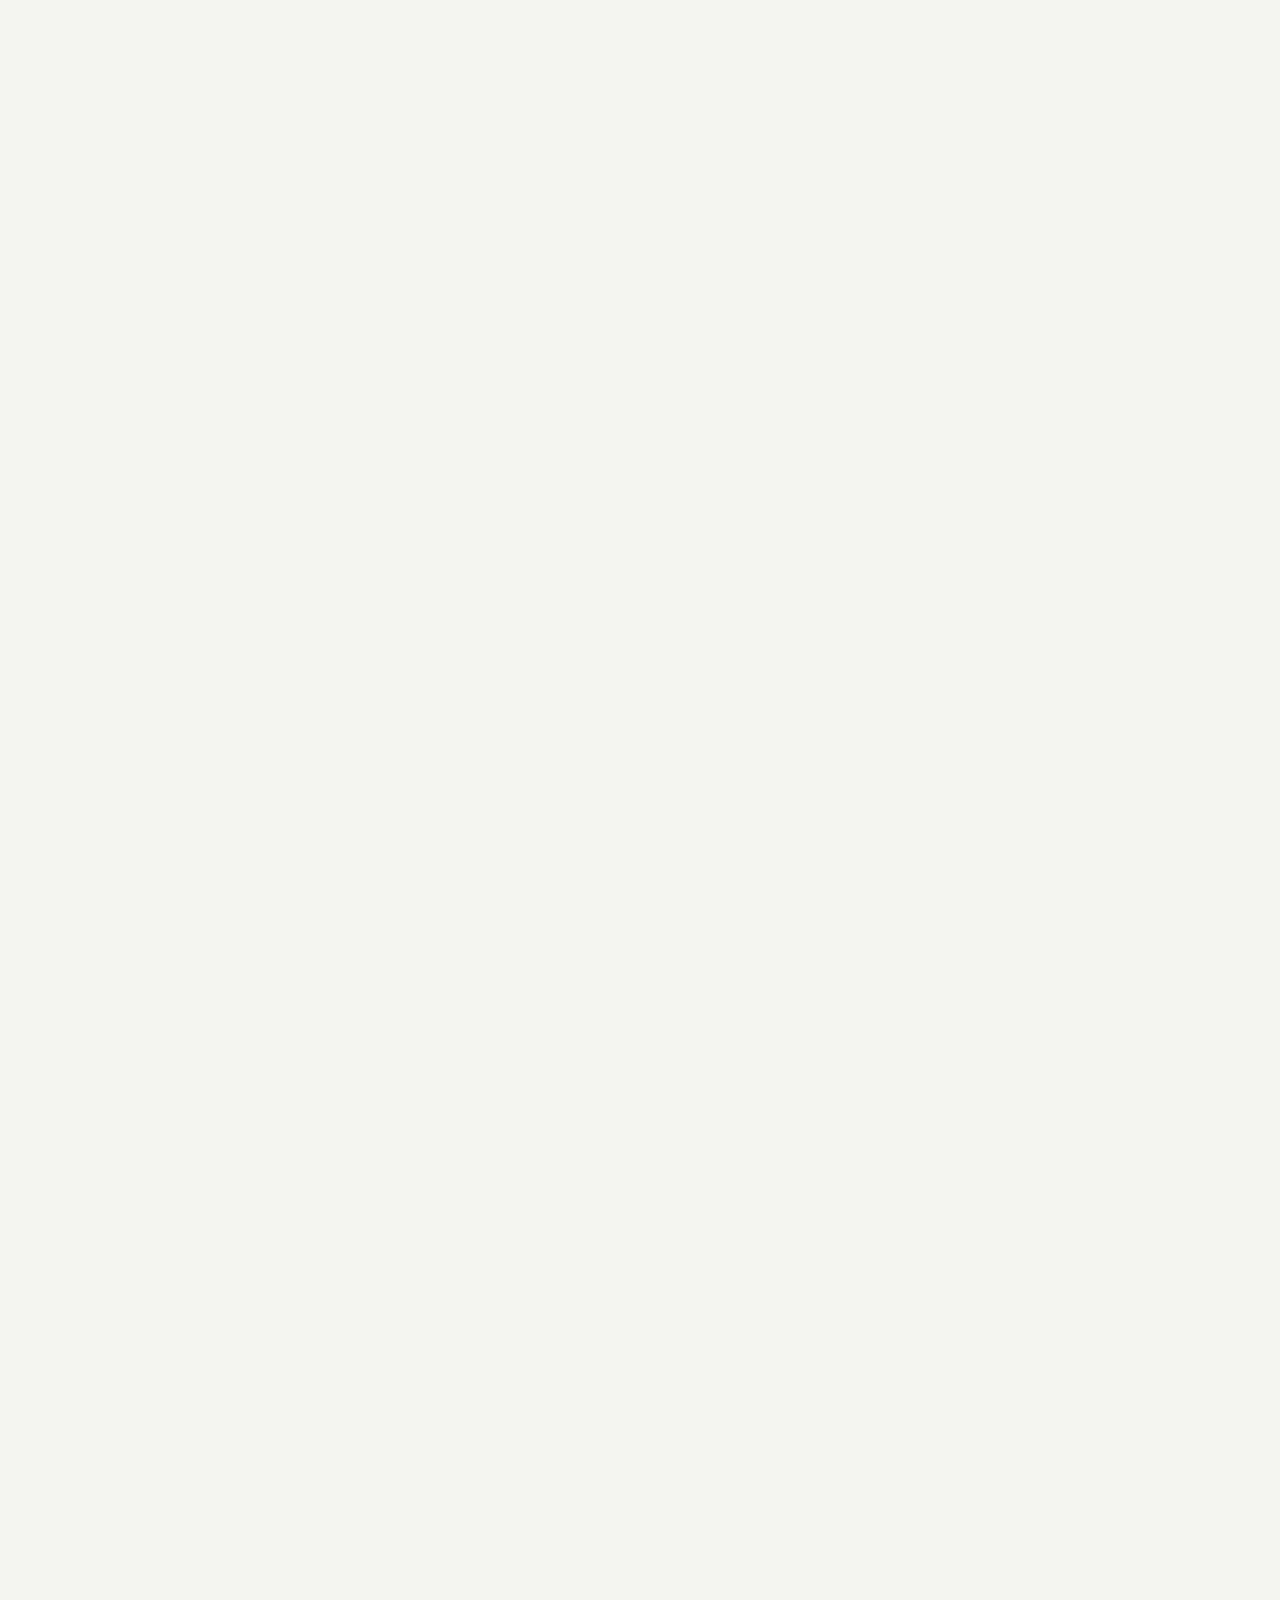
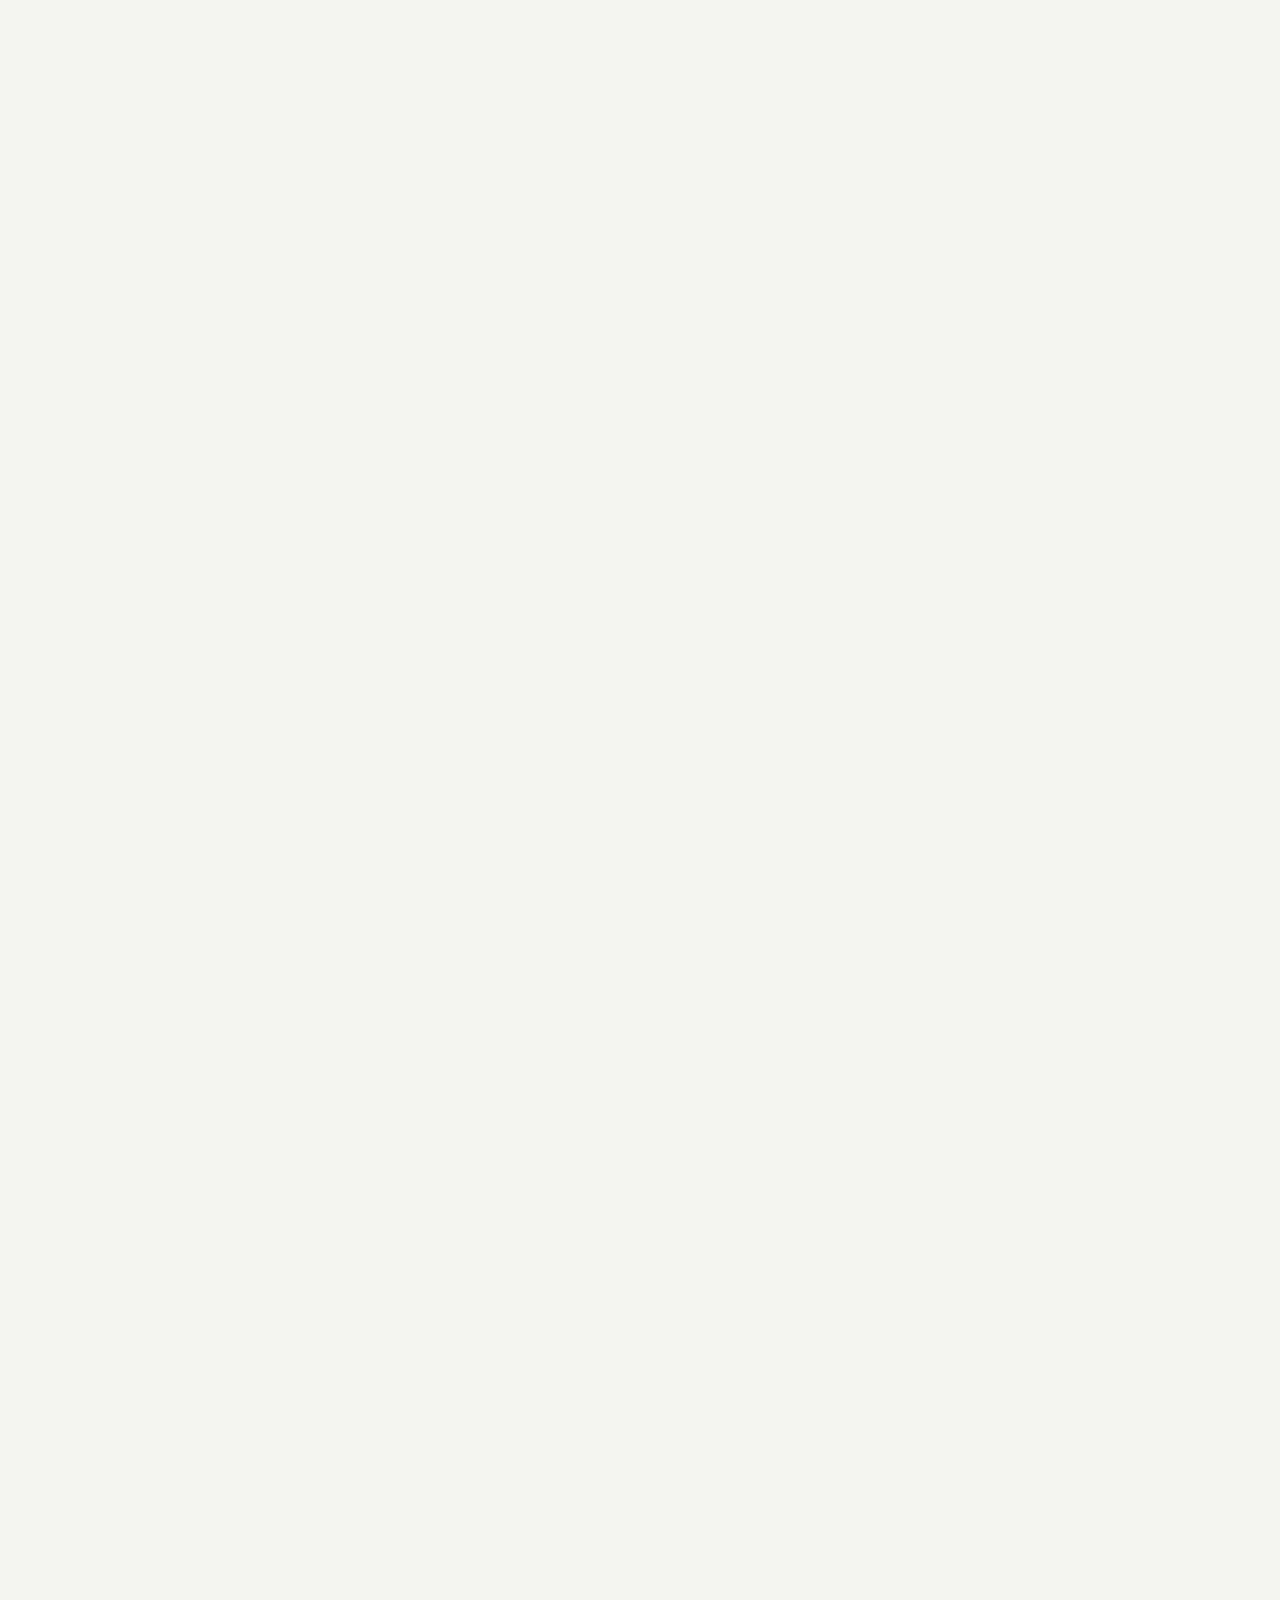
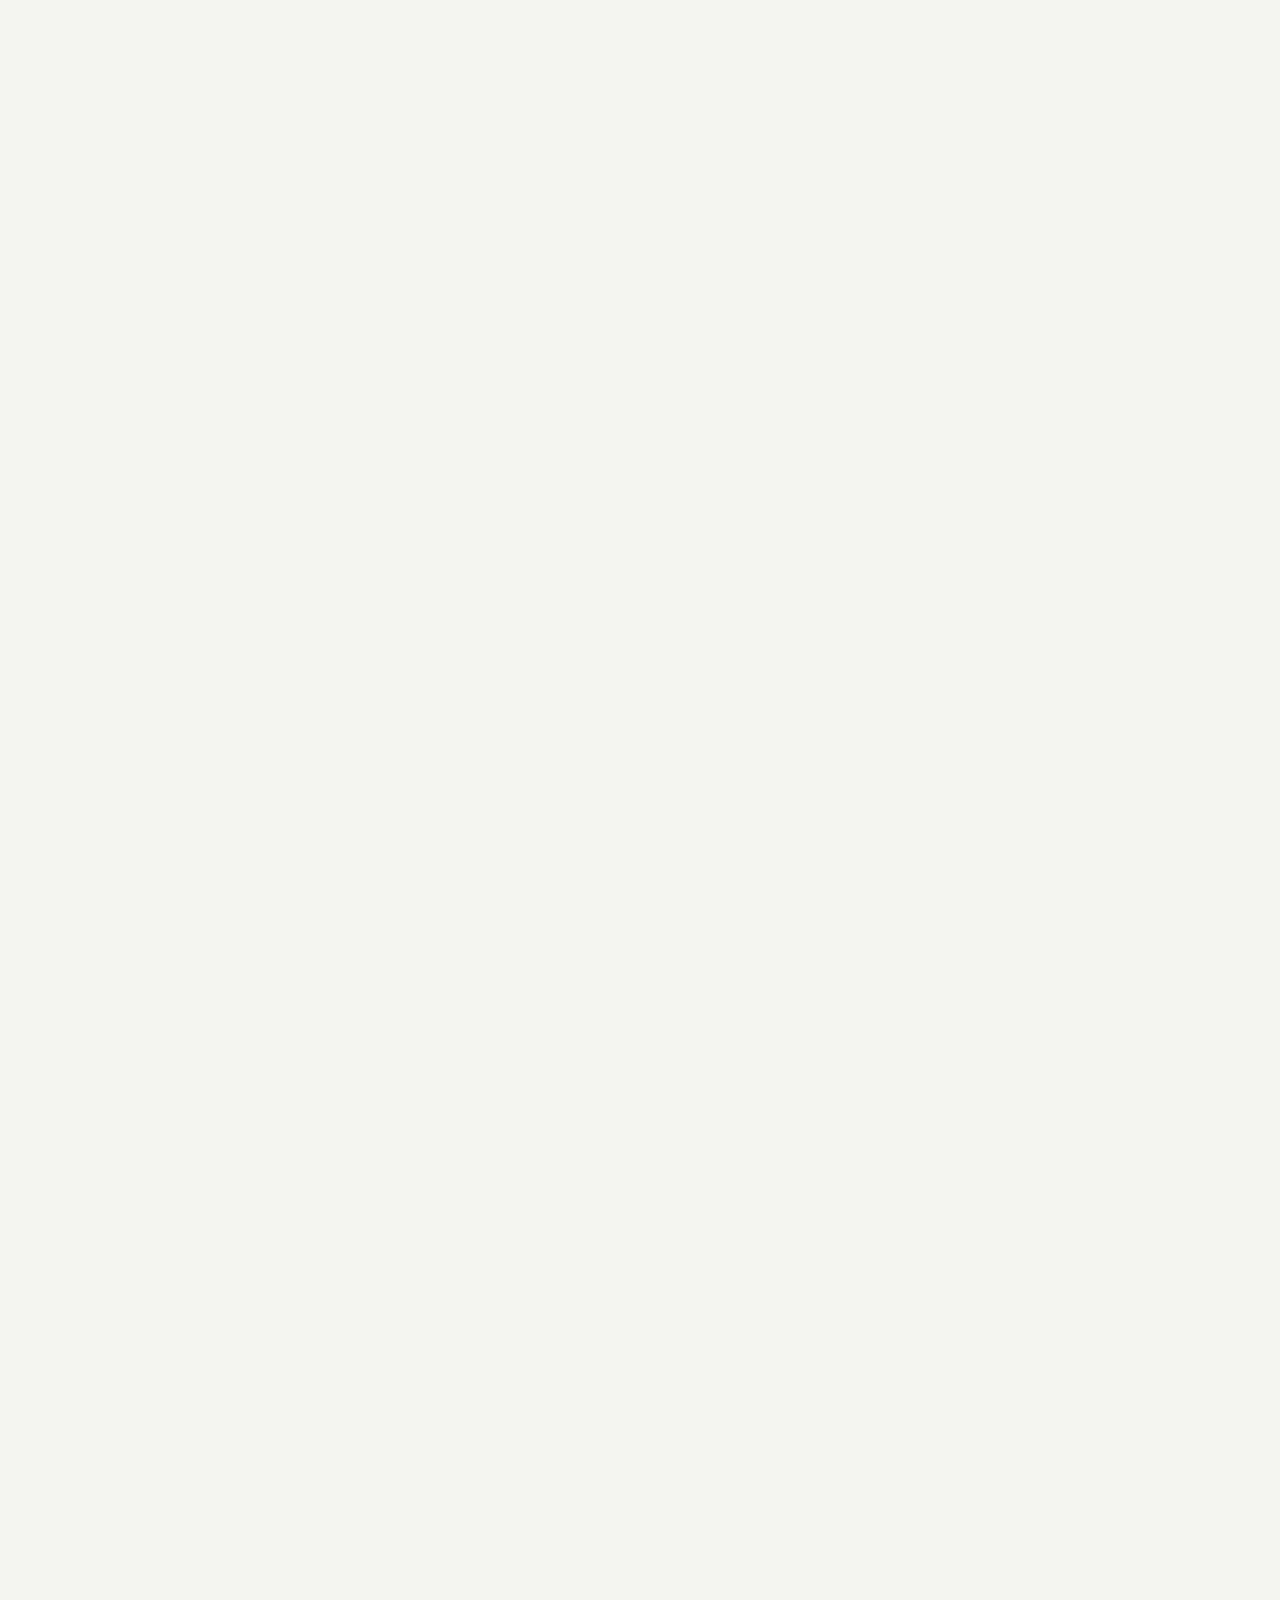
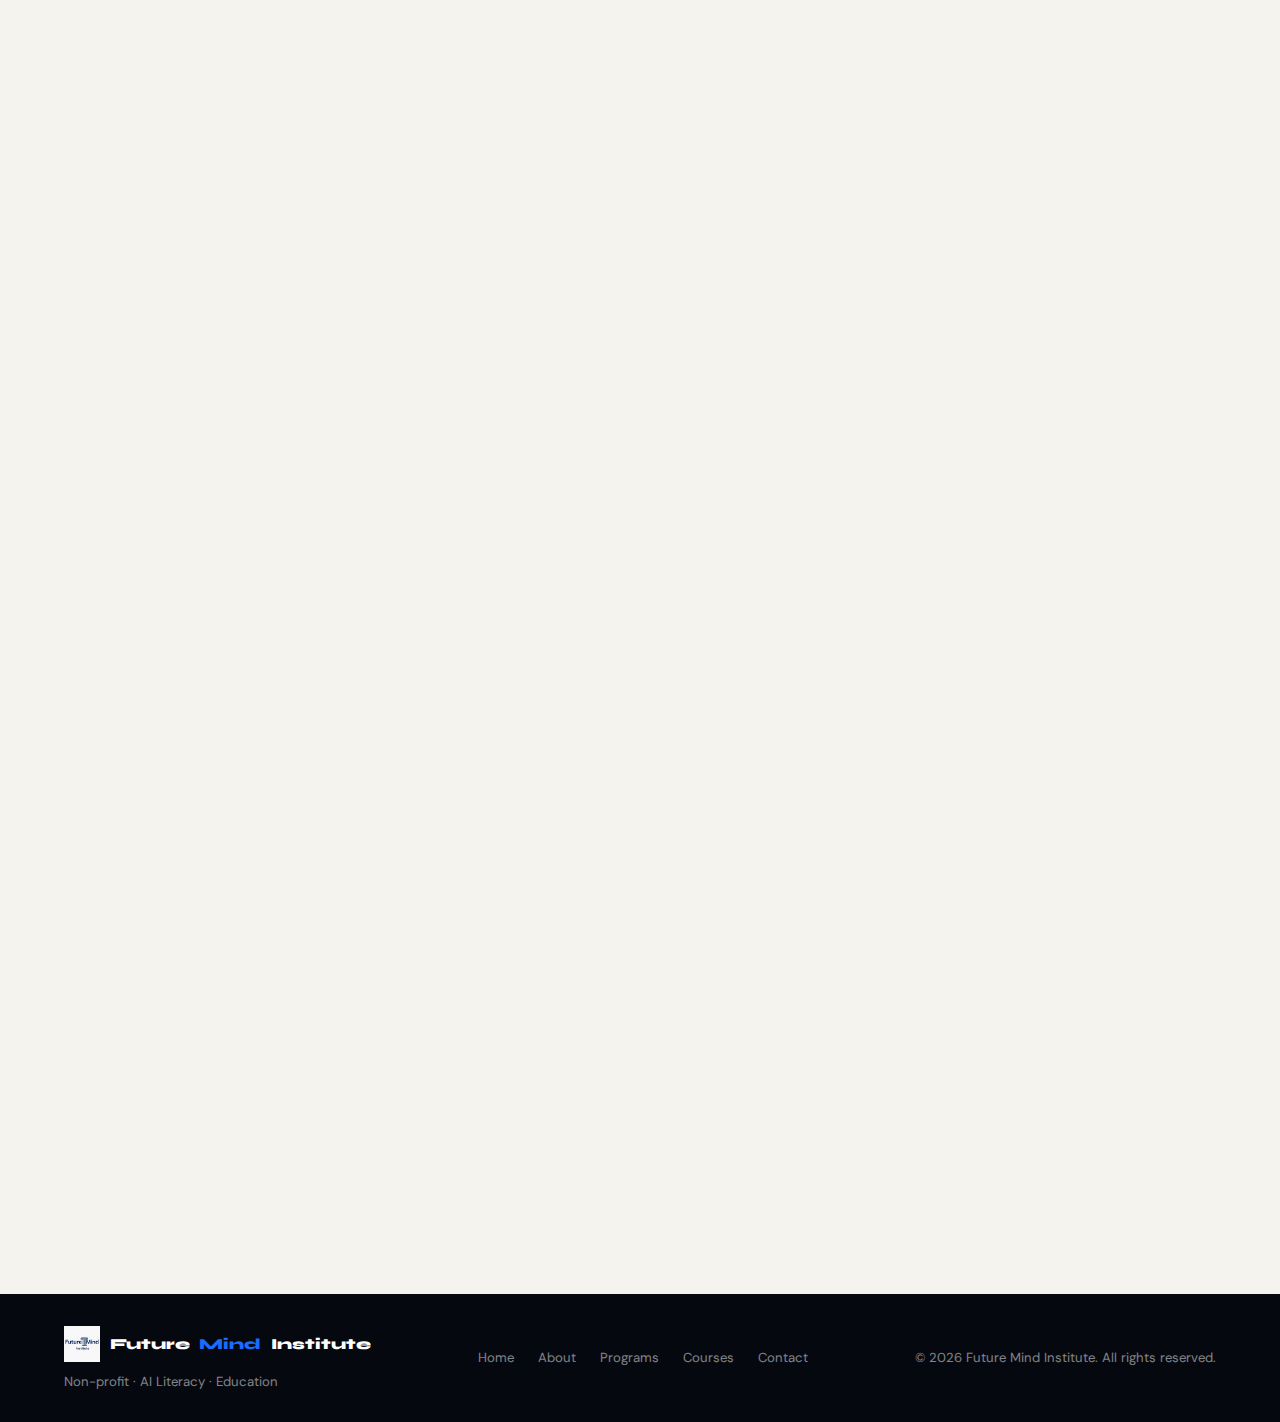
<file: courses.html>
<!DOCTYPE html>
<html lang="en">
<head>
  <meta charset="UTF-8" />
  <meta name="viewport" content="width=device-width, initial-scale=1.0" />
  <title>Courses — Future Mind Institute</title>
  <link rel="preconnect" href="https://fonts.googleapis.com" />
  <link href="https://fonts.googleapis.com/css2?family=Syne:wght@400;600;700;800&family=DM+Sans:ital,wght@0,300;0,400;0,500;1,300&display=swap" rel="stylesheet" />
  <link rel="stylesheet" href="styles.css" />
</head>
<body>

<nav>
  <a href="index.html" class="nav-logo">
    <img src="logo_futuremindinstitute.png" alt="Future Mind Institute logo" />
    Future<span>Mind</span> Institute
  </a>
  <ul class="nav-links">
    <li><a href="about.html">About</a></li>
    <li><a href="services.html">Programs</a></li>
    <li><a href="courses.html">Courses</a></li>
    <li><a href="contact.html" class="nav-cta">Contact Us</a></li>
  </ul>
</nav>

<header class="page-hero">
  <div class="section-label">Course Catalog</div>
  <h1 class="section-title">Modules designed for institutional implementation</h1>
  <p class="section-subtitle">Use these modules to build role-based pathways for leaders, faculty, and teachers. This is not random training; it is a structured adoption sequence.</p>
  <div class="hero-actions">
    <a href="contact.html" class="btn-primary">Book a Strategy Call</a>
    <a href="services.html" class="btn-secondary">View Programs</a>
    <a href="about.html" class="btn-secondary">About</a>
  </div>
</header>

<section>
  <div class="section-label">Pathway 1</div>
  <h2 class="section-title">Foundations for aligned baseline knowledge</h2>
  <p class="section-subtitle">Start here when teams have mixed AI understanding and need a shared language before policy and rollout.</p>

  <div class="course-category">
    <h3>Core Foundations</h3>
    <div class="course-list">
      <div class="course-card light">
        <div class="course-cat">Foundations</div>
        <h4>Introduction to Pedagogical AI</h4>
        <p>Prompting basics, classroom use of LLMs, developing teaching materials, and curriculum adaptations.</p>
        <div class="course-meta light"><span>70 min</span><span>Beginner</span></div>
      </div>
      <div class="course-card light">
        <div class="course-cat">Understanding AI</div>
        <h4>What Is an LLM? (I)</h4>
        <p>History, tokenization, training, limitations, and why it matters for classroom use.</p>
        <div class="course-meta light"><span>30 min</span><span>Beginner</span></div>
      </div>
      <div class="course-card light">
        <div class="course-cat">Understanding AI</div>
        <h4>What Is an LLM? (II)</h4>
        <p>Architecture, embeddings, attention, context windows, and the AGI debate.</p>
        <div class="course-meta light"><span>40 min</span><span>Intermediate</span></div>
      </div>
      <div class="course-card light">
        <div class="course-cat">Deep Dive</div>
        <h4>Mathematical Foundations of AI (III)</h4>
        <p>Probability, optimization, gradients, and why error never reaches zero.</p>
        <div class="course-meta light"><span>60 min</span><span>Intermediate</span></div>
      </div>
      <div class="course-card light">
        <div class="course-cat">Deep Dive</div>
        <h4>What Makes a Model Good at Math?</h4>
        <p>Math benchmarks, how models reason, and the limits of current systems.</p>
        <div class="course-meta light"><span>35 min</span><span>Intermediate</span></div>
      </div>
    </div>
  </div>
</section>

<section>
  <div class="section-label">Pathway 2</div>
  <h2 class="section-title">Governance and policy for risk control</h2>
  <p class="section-subtitle">Use this block to define institutional boundaries, legal posture, and operating criteria.</p>

  <div class="course-category">
    <h3>Policy, Ethics, and Privacy</h3>
    <div class="course-list">
      <div class="course-card light">
        <div class="course-cat">Governance</div>
        <h4>AI Policies vs. Guidelines</h4>
        <p>Understand the critical difference: when your institution needs formal policy, when it needs practical guidelines, and how to build both.</p>
        <div class="course-meta light"><span>30 min</span><span>All levels</span></div>
      </div>
      <div class="course-card light">
        <div class="course-cat">Ethics and Policy</div>
        <h4>Creating an AI Policy for Your Institution</h4>
        <p>Why schools need policies, minimum elements, implementation plans, and common pitfalls.</p>
        <div class="course-meta light"><span>60 min</span><span>All levels</span></div>
      </div>
      <div class="course-card light">
        <div class="course-cat">Ethics</div>
        <h4>Ethics and Responsible AI Use</h4>
        <p>Bias awareness, transparency, academic integrity, and building an ethical framework for institutional AI adoption.</p>
        <div class="course-meta light"><span>45 min</span><span>All levels</span></div>
      </div>
      <div class="course-card light">
        <div class="course-cat">Privacy</div>
        <h4>Data Privacy and Configuring Your LLM</h4>
        <p>Personal data risks, legal considerations, and practical protection criteria.</p>
        <div class="course-meta light"><span>25 min</span><span>All levels</span></div>
      </div>
    </div>
  </div>
</section>

<section>
  <div class="section-label">Pathway 3</div>
  <h2 class="section-title">Tools and workflows for classroom execution</h2>
  <p class="section-subtitle">Translate policy and training into consistent day-to-day educational practice.</p>

  <div class="course-category">
    <h3>Tooling, Prompting, and Differentiation</h3>
    <div class="course-list">
      <div class="course-card light">
        <div class="course-cat">Prompting</div>
        <h4>Prompt Engineering for Educators</h4>
        <p>Systematic prompting for lesson planning, feedback generation, rubric creation, and resource adaptation. Classroom-tested techniques, not abstract theory.</p>
        <div class="course-meta light"><span>40 min</span><span>Beginner-Intermediate</span></div>
      </div>
      <div class="course-card light">
        <div class="course-cat">Prompting</div>
        <h4>Prompting and Prompt Libraries</h4>
        <p>Prompt fundamentals, templates, and avoiding the myth of the magic prompt.</p>
        <div class="course-meta light"><span>25 min</span><span>Beginner</span></div>
      </div>
      <div class="course-card light">
        <div class="course-cat">Differentiation</div>
        <h4>Differentiated Instruction with AI</h4>
        <p>Use AI to personalize learning paths, adapt materials for diverse learners, and reduce the workload of individualized instruction.</p>
        <div class="course-meta light"><span>45 min</span><span>Intermediate</span></div>
      </div>
      <div class="course-card light">
        <div class="course-cat">Tools</div>
        <h4>Brisk</h4>
        <p>Planning, feedback, and automation limits with practical teacher guidance.</p>
        <div class="course-meta light"><span>25 min</span><span>Beginner</span></div>
      </div>
      <div class="course-card light">
        <div class="course-cat">Tools</div>
        <h4>NotebookLM</h4>
        <p>Working with your documents, unique features, and tool limitations.</p>
        <div class="course-meta light"><span>25 min</span><span>Beginner</span></div>
      </div>
      <div class="course-card light">
        <div class="course-cat">Design</div>
        <h4>Backward Design with AI</h4>
        <p>Plan instruction with AI support while keeping pedagogy in control.</p>
        <div class="course-meta light"><span>40 min</span><span>Intermediate</span></div>
      </div>
      <div class="course-card light">
        <div class="course-cat">Tools</div>
        <h4>GPTs and Custom Assistants</h4>
        <p>When customization makes sense, how to design responsibly, and institutional cases.</p>
        <div class="course-meta light"><span>25 min</span><span>Intermediate</span></div>
      </div>
      <div class="course-card light">
        <div class="course-cat">Trends</div>
        <h4>How to Stay Up to Date in AI</h4>
        <p>Reliable sources, how to evaluate claims, and educator-friendly reading paths.</p>
        <div class="course-meta light"><span>35 min</span><span>All levels</span></div>
      </div>
      <div class="course-card light">
        <div class="course-cat">Credentialing</div>
        <h4>How Do I Get Certified?</h4>
        <p>What the market offers, quality criteria, and specialization pathways.</p>
        <div class="course-meta light"><span>25 min</span><span>All levels</span></div>
      </div>
    </div>
  </div>
</section>

<section>
  <div class="section-label">Pathway 4</div>
  <h2 class="section-title">Critical thinking and responsible use</h2>
  <p class="section-subtitle">Prevent overreliance, improve judgment quality, and support healthier AI decision-making.</p>

  <div class="course-category">
    <h3>Risk Awareness</h3>
    <div class="course-list">
      <div class="course-card light">
        <div class="course-cat">Risks</div>
        <h4>Dangers of AI</h4>
        <p>Overconfidence, hallucinations, bias, automation risks, and cognitive delegation.</p>
        <div class="course-meta light"><span>60 min</span><span>All levels</span></div>
      </div>
      <div class="course-card light">
        <div class="course-cat">Risks</div>
        <h4>Problems of AI</h4>
        <p>Epistemic issues, dependency, socio-technical risks, and energy costs.</p>
        <div class="course-meta light"><span>45 min</span><span>All levels</span></div>
      </div>
      <div class="course-card light">
        <div class="course-cat">Thinking</div>
        <h4>Metacognition and Critical Thinking with AI</h4>
        <p>Use AI as a mirror for thinking, not a replacement for judgment.</p>
        <div class="course-meta light"><span>35 min</span><span>All levels</span></div>
      </div>
    </div>
  </div>
</section>

<section>
  <div class="section-label">Pathway 5</div>
  <h2 class="section-title">Resource design and assessment adaptation</h2>
  <p class="section-subtitle">Update teaching artifacts and evaluation models so AI use improves learning quality.</p>

  <div class="course-category">
    <h3>Creation, Assessment, and Differentiation</h3>
    <div class="course-list">
      <div class="course-card light">
        <div class="course-cat">Assessment</div>
        <h4>Redefining Assessment in the Age of AI</h4>
        <p>Redesign evaluation to measure thinking processes, not just outputs. Includes rubric adaptation, process-based assessment, and academic integrity strategies.</p>
        <div class="course-meta light"><span>50 min</span><span>Intermediate</span></div>
      </div>
      <div class="course-card light">
        <div class="course-cat">Assessment</div>
        <h4>Assessment Design Workshop</h4>
        <p>Hands-on session to build assessments that remain meaningful when students have access to AI tools.</p>
        <div class="course-meta light"><span>40 min</span><span>Intermediate</span></div>
      </div>
      <div class="course-card light">
        <div class="course-cat">Resources</div>
        <h4>Presentations</h4>
        <p>Prompting, structure, and best practices across common tools.</p>
        <div class="course-meta light"><span>25 min</span><span>Beginner</span></div>
      </div>
      <div class="course-card light">
        <div class="course-cat">Resources</div>
        <h4>Creating Teaching Materials</h4>
        <p>Guides, resource adaptation, and responsible use of external content.</p>
        <div class="course-meta light"><span>40 min</span><span>Beginner</span></div>
      </div>
      <div class="course-card light">
        <div class="course-cat">Activities</div>
        <h4>Games</h4>
        <p>Designing playful learning activities and avoiding common pitfalls.</p>
        <div class="course-meta light"><span>25 min</span><span>Beginner</span></div>
      </div>
      <div class="course-card light">
        <div class="course-cat">Accessibility</div>
        <h4>Curriculum Adaptations</h4>
        <p>Accessibility, ethical risks, and applying adaptations responsibly.</p>
        <div class="course-meta light"><span>40 min</span><span>Intermediate</span></div>
      </div>
      <div class="course-card light">
        <div class="course-cat">Taxonomies</div>
        <h4>Working with Taxonomies</h4>
        <p>Taxonomy alignment, classification, and avoiding automation errors.</p>
        <div class="course-meta light"><span>25 min</span><span>Intermediate</span></div>
      </div>
    </div>
  </div>
</section>

<section>
  <div class="section-label">Pathway 6</div>
  <h2 class="section-title">Technical literacy for advanced teams</h2>
  <p class="section-subtitle">Optional pathway for institutions adding coding and data capability to their AI strategy.</p>

  <div class="course-category">
    <h3>Technical Pathway</h3>
    <div class="course-list">
      <div class="course-card light">
        <div class="course-cat">Coding</div>
        <h4>Vibe Coding</h4>
        <p>Intro to coding with AI support, what to learn, and useful tools.</p>
        <div class="course-meta light"><span>50 min</span><span>Intermediate</span></div>
      </div>
      <div class="course-card light">
        <div class="course-cat">Coding</div>
        <h4>GitHub with AI</h4>
        <p>From IDE support to deployments, with practical guidance.</p>
        <div class="course-meta light"><span>40 min</span><span>Intermediate</span></div>
      </div>
      <div class="course-card light">
        <div class="course-cat">Data</div>
        <h4>Data Analysis</h4>
        <p>AI for educational data analysis and critical interpretation of results.</p>
        <div class="course-meta light"><span>35 min</span><span>Intermediate</span></div>
      </div>
    </div>
  </div>
</section>

<section>
  <div class="section-label">Pathway 7</div>
  <h2 class="section-title">Student AI literacy and agency</h2>
  <p class="section-subtitle">Students are already using AI. These modules help institutions build age-appropriate literacy so students become critical, responsible AI users.</p>

  <div class="course-category">
    <h3>Student-Facing Modules</h3>
    <div class="course-list">
      <div class="course-card light">
        <div class="course-cat">Student Literacy</div>
        <h4>Introduction to AI for Students</h4>
        <p>What AI is, how it works at a basic level, what it can and cannot do, and why it matters for their learning and future.</p>
        <div class="course-meta light"><span>30 min</span><span>Beginner</span></div>
      </div>
      <div class="course-card light">
        <div class="course-cat">Student Literacy</div>
        <h4>Responsible AI Use for Students</h4>
        <p>Academic integrity, when and how to use AI as a learning tool, recognizing AI-generated content, and ethical decision-making.</p>
        <div class="course-meta light"><span>35 min</span><span>Beginner</span></div>
      </div>
      <div class="course-card light">
        <div class="course-cat">Student Agency</div>
        <h4>Critical Thinking with AI Tools</h4>
        <p>Evaluate AI outputs, identify bias and errors, cross-reference sources, and develop judgment skills that AI cannot replace.</p>
        <div class="course-meta light"><span>40 min</span><span>Intermediate</span></div>
      </div>
      <div class="course-card light">
        <div class="course-cat">Student Agency</div>
        <h4>AI as a Learning Partner</h4>
        <p>Use AI to study, research, and create while maintaining ownership of the learning process. Focus on human agency, not dependency.</p>
        <div class="course-meta light"><span>35 min</span><span>Intermediate</span></div>
      </div>
    </div>
  </div>
</section>

<section>
  <div class="section-label">Next Step</div>
  <h2 class="section-title">Map these modules to your leadership priorities</h2>
  <p class="section-subtitle">We help you sequence the catalog by role, timeline, and institutional risk level.</p>
  <div class="hero-actions">
    <a href="contact.html" class="btn-primary">Book a Strategy Call</a>
    <a href="services.html" class="btn-secondary">View Programs</a>
    <a href="about.html" class="btn-secondary">About</a>
  </div>
</section>

<footer>
  <div>
    <div class="foot-logo">
      <img src="logo_futuremindinstitute.png" alt="Future Mind Institute logo" />
      Future<span>Mind</span> Institute
    </div>
    <div style="margin-top: 0.4rem;">Non-profit · AI Literacy · Education</div>
  </div>
  <div style="display:flex; gap: 1.5rem; flex-wrap: wrap;">
    <a href="index.html">Home</a>
    <a href="about.html">About</a>
    <a href="services.html">Programs</a>
    <a href="courses.html">Courses</a>
    <a href="contact.html">Contact</a>
  </div>
  <div>© 2026 Future Mind Institute. All rights reserved.</div>
</footer>

<script src="main.js"></script>

</body>
</html>
</file>
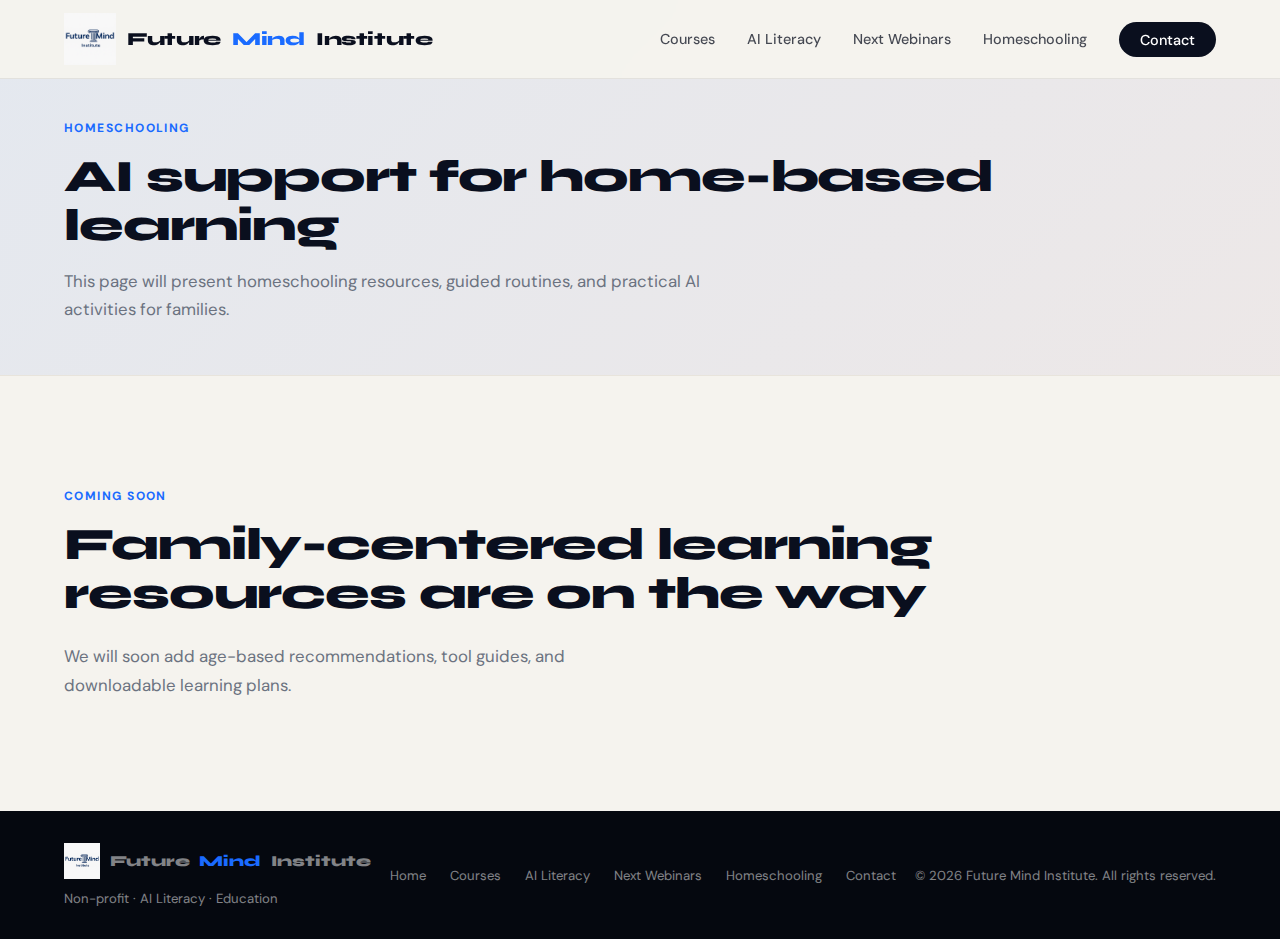
<file: homeschooling.html>
<!DOCTYPE html>
<html lang="en">
<head>
  <meta charset="UTF-8" />
  <meta name="viewport" content="width=device-width, initial-scale=1.0" />
  <title>Homeschooling — Future Mind Institute</title>
  <link rel="preconnect" href="https://fonts.googleapis.com" />
  <link href="https://fonts.googleapis.com/css2?family=Syne:wght@400;600;700;800&family=DM+Sans:ital,wght@0,300;0,400;0,500;1,300&display=swap" rel="stylesheet" />
  <link rel="stylesheet" href="styles.css" />
</head>
<body>

<nav>
  <a href="https://hdo451.github.io/Future_Mind_Institute/" class="nav-logo">
    <img src="logo_futuremindinstitute.png" alt="Future Mind Institute logo" />
    Future<span>Mind</span> Institute
  </a>
  <ul class="nav-links">
    <li><a href="courses.html">Courses</a></li>
    <li><a href="ai-literacy.html">AI Literacy</a></li>
    <li><a href="next-webinars.html">Next Webinars</a></li>
    <li><a href="homeschooling.html">Homeschooling</a></li>
    <li><a href="contact.html" class="nav-cta">Contact</a></li>
  </ul>
</nav>

<header class="page-hero">
  <div class="section-label">Homeschooling</div>
  <h1 class="section-title">AI support for home-based learning</h1>
  <p class="section-subtitle">This page will present homeschooling resources, guided routines, and practical AI activities for families.</p>
</header>

<section>
  <div class="section-label">Coming Soon</div>
  <h2 class="section-title">Family-centered learning resources are on the way</h2>
  <p class="section-subtitle">We will soon add age-based recommendations, tool guides, and downloadable learning plans.</p>
</section>

<footer>
  <div>
    <a href="https://hdo451.github.io/Future_Mind_Institute/" class="foot-logo" style="text-decoration: none; color: inherit;">
      <img src="logo_futuremindinstitute.png" alt="Future Mind Institute logo" />
      Future<span>Mind</span> Institute
    </a>
    <div style="margin-top: 0.4rem;">Non-profit · AI Literacy · Education</div>
  </div>
  <div style="display:flex; gap: 1.5rem; flex-wrap: wrap;">
    <a href="index.html">Home</a>
    <a href="courses.html">Courses</a>
    <a href="ai-literacy.html">AI Literacy</a>
    <a href="next-webinars.html">Next Webinars</a>
    <a href="homeschooling.html">Homeschooling</a>
    <a href="contact.html">Contact</a>
  </div>
  <div>© 2026 Future Mind Institute. All rights reserved.</div>
</footer>

<script src="main.js"></script>

</body>
</html>
</file>
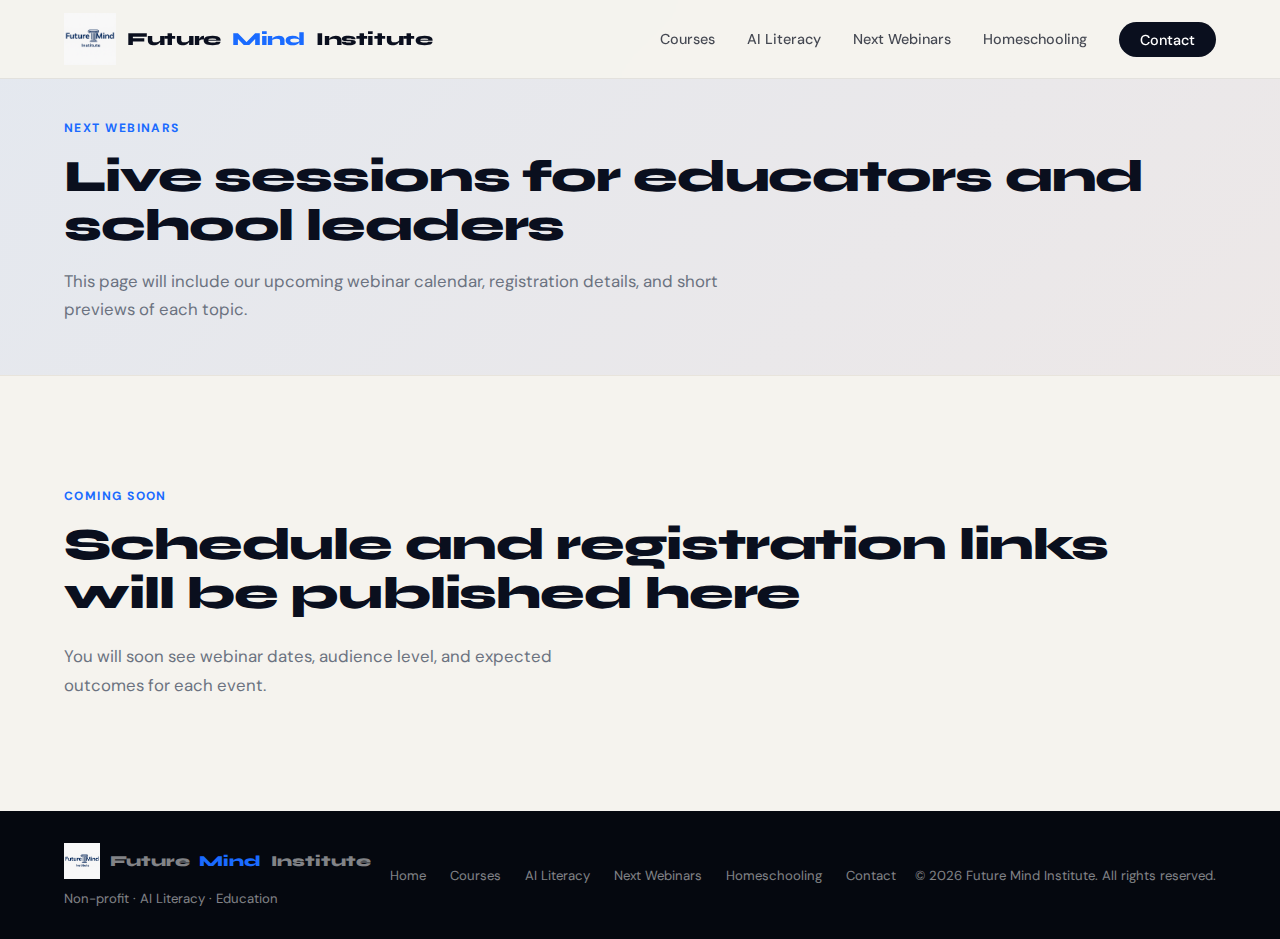
<file: next-webinars.html>
<!DOCTYPE html>
<html lang="en">
<head>
  <meta charset="UTF-8" />
  <meta name="viewport" content="width=device-width, initial-scale=1.0" />
  <title>Next Webinars — Future Mind Institute</title>
  <link rel="preconnect" href="https://fonts.googleapis.com" />
  <link href="https://fonts.googleapis.com/css2?family=Syne:wght@400;600;700;800&family=DM+Sans:ital,wght@0,300;0,400;0,500;1,300&display=swap" rel="stylesheet" />
  <link rel="stylesheet" href="styles.css" />
</head>
<body>

<nav>
  <a href="https://hdo451.github.io/Future_Mind_Institute/" class="nav-logo">
    <img src="logo_futuremindinstitute.png" alt="Future Mind Institute logo" />
    Future<span>Mind</span> Institute
  </a>
  <ul class="nav-links">
    <li><a href="courses.html">Courses</a></li>
    <li><a href="ai-literacy.html">AI Literacy</a></li>
    <li><a href="next-webinars.html">Next Webinars</a></li>
    <li><a href="homeschooling.html">Homeschooling</a></li>
    <li><a href="contact.html" class="nav-cta">Contact</a></li>
  </ul>
</nav>

<header class="page-hero">
  <div class="section-label">Next Webinars</div>
  <h1 class="section-title">Live sessions for educators and school leaders</h1>
  <p class="section-subtitle">This page will include our upcoming webinar calendar, registration details, and short previews of each topic.</p>
</header>

<section>
  <div class="section-label">Coming Soon</div>
  <h2 class="section-title">Schedule and registration links will be published here</h2>
  <p class="section-subtitle">You will soon see webinar dates, audience level, and expected outcomes for each event.</p>
</section>

<footer>
  <div>
    <a href="https://hdo451.github.io/Future_Mind_Institute/" class="foot-logo" style="text-decoration: none; color: inherit;">
      <img src="logo_futuremindinstitute.png" alt="Future Mind Institute logo" />
      Future<span>Mind</span> Institute
    </a>
    <div style="margin-top: 0.4rem;">Non-profit · AI Literacy · Education</div>
  </div>
  <div style="display:flex; gap: 1.5rem; flex-wrap: wrap;">
    <a href="index.html">Home</a>
    <a href="courses.html">Courses</a>
    <a href="ai-literacy.html">AI Literacy</a>
    <a href="next-webinars.html">Next Webinars</a>
    <a href="homeschooling.html">Homeschooling</a>
    <a href="contact.html">Contact</a>
  </div>
  <div>© 2026 Future Mind Institute. All rights reserved.</div>
</footer>

<script src="main.js"></script>

</body>
</html>
</file>
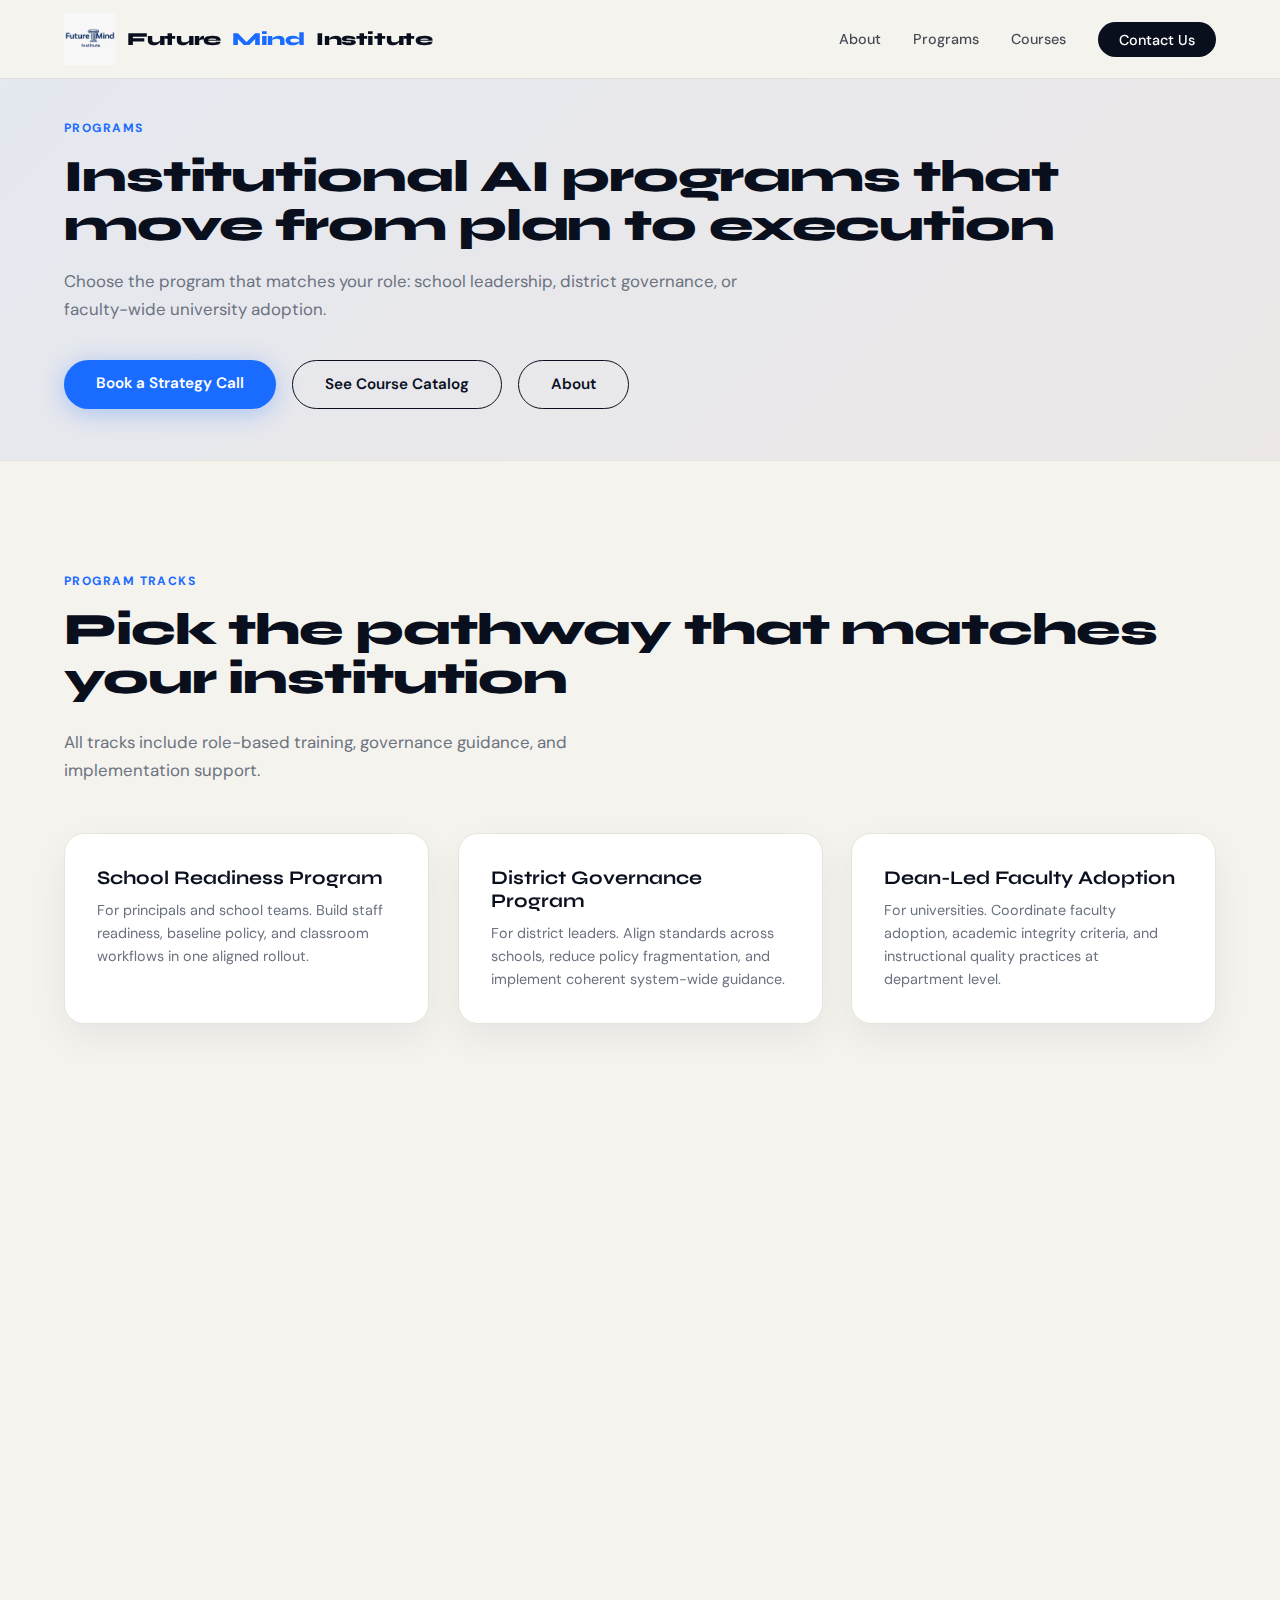
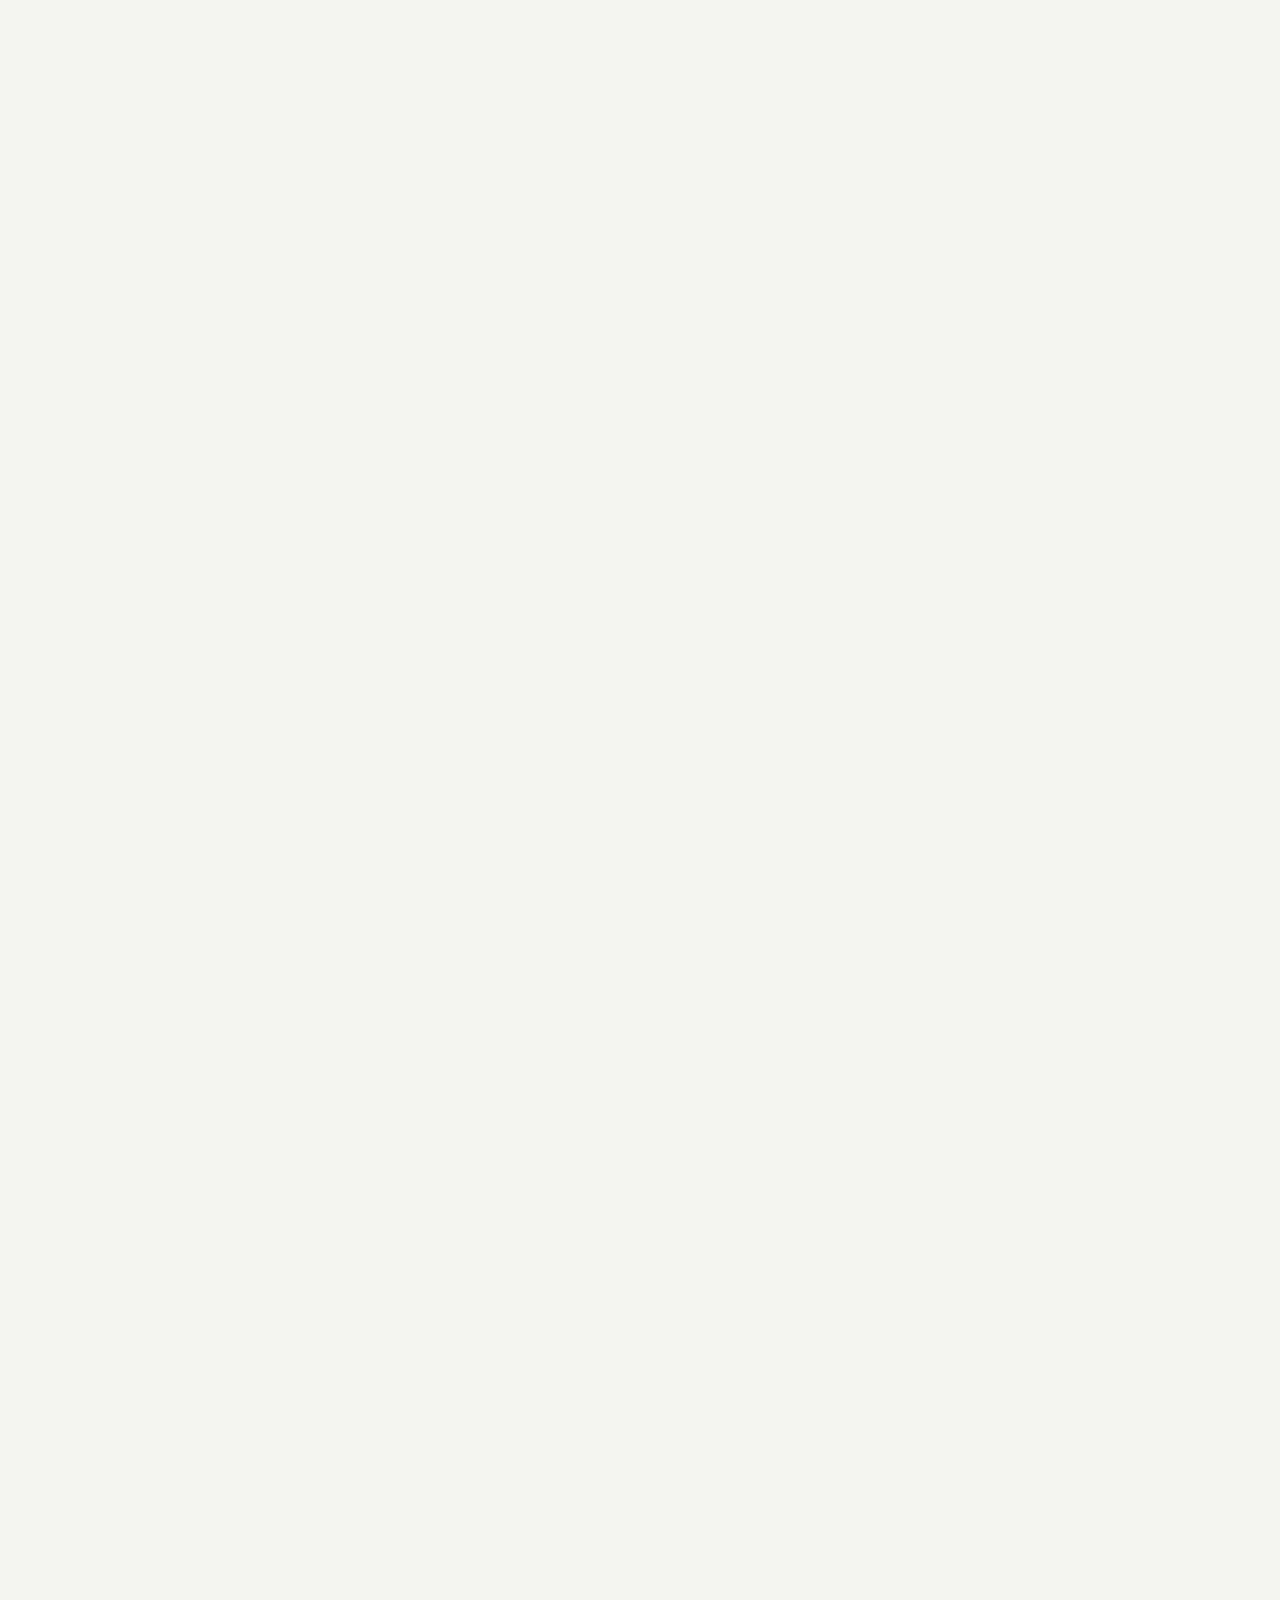
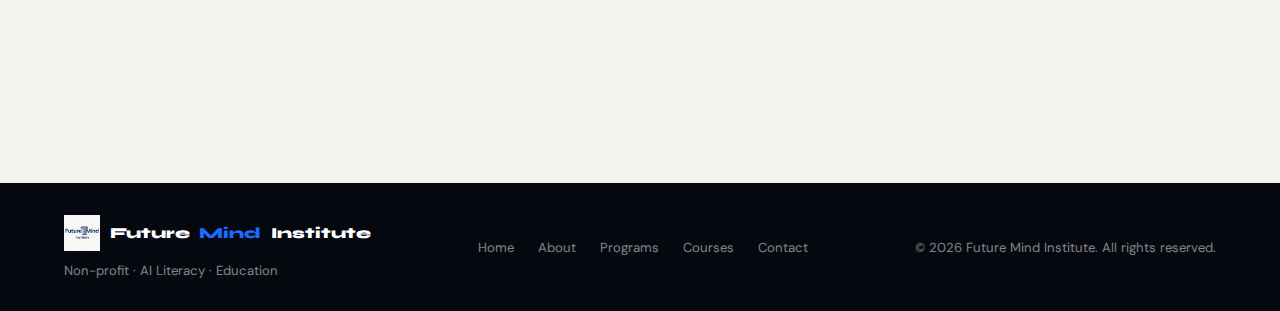
<file: services.html>
<!DOCTYPE html>
<html lang="en">
<head>
  <meta charset="UTF-8" />
  <meta name="viewport" content="width=device-width, initial-scale=1.0" />
  <title>Programs — Future Mind Institute</title>
  <link rel="preconnect" href="https://fonts.googleapis.com" />
  <link href="https://fonts.googleapis.com/css2?family=Syne:wght@400;600;700;800&family=DM+Sans:ital,wght@0,300;0,400;0,500;1,300&display=swap" rel="stylesheet" />
  <link rel="stylesheet" href="styles.css" />
</head>
<body>

<nav>
  <a href="index.html" class="nav-logo">
    <img src="logo_futuremindinstitute.png" alt="Future Mind Institute logo" />
    Future<span>Mind</span> Institute
  </a>
  <ul class="nav-links">
    <li><a href="about.html">About</a></li>
    <li><a href="services.html">Programs</a></li>
    <li><a href="courses.html">Courses</a></li>
    <li><a href="contact.html" class="nav-cta">Contact Us</a></li>
  </ul>
</nav>

<header class="page-hero">
  <div class="section-label">Programs</div>
  <h1 class="section-title">Institutional AI programs that move from plan to execution</h1>
  <p class="section-subtitle">Choose the program that matches your role: school leadership, district governance, or faculty-wide university adoption.</p>
  <div class="hero-actions">
    <a href="contact.html" class="btn-primary">Book a Strategy Call</a>
    <a href="courses.html" class="btn-secondary">See Course Catalog</a>
    <a href="about.html" class="btn-secondary">About</a>
  </div>
</header>

<section>
  <div class="section-label">Program Tracks</div>
  <h2 class="section-title">Pick the pathway that matches your institution</h2>
  <p class="section-subtitle">All tracks include role-based training, governance guidance, and implementation support.</p>
  <div class="services-grid">
    <div class="service-card">
      <h3>School Readiness Program</h3>
      <p>For principals and school teams. Build staff readiness, baseline policy, and classroom workflows in one aligned rollout.</p>
    </div>
    <div class="service-card">
      <h3>District Governance Program</h3>
      <p>For district leaders. Align standards across schools, reduce policy fragmentation, and implement coherent system-wide guidance.</p>
    </div>
    <div class="service-card">
      <h3>Dean-Led Faculty Adoption</h3>
      <p>For universities. Coordinate faculty adoption, academic integrity criteria, and instructional quality practices at department level.</p>
    </div>
    <div class="service-card">
      <h3>Policy and Risk Sprint</h3>
      <p>Short engagement to draft and stress-test your institutional AI policy before broader rollout. Includes the critical distinction between formal AI policies and practical usage guidelines.</p>
    </div>
    <div class="service-card">
      <h3>Faculty and Teacher Bootcamp</h3>
      <p>Role-based practical training: prompt engineering for educators, differentiated instruction with AI, and assessment redesign for the AI age.</p>
    </div>
    <div class="service-card">
      <h3>Implementation Advisory</h3>
      <p>Execution support for institutions that already have training but need stronger adoption and governance discipline.</p>
    </div>
  </div>
</section>

<section>
  <div class="section-label">Key Themes</div>
  <h2 class="section-title">What every program covers</h2>
  <p class="section-subtitle">These cross-cutting themes appear in every institutional engagement, regardless of program track.</p>
  <div class="services-grid">
    <div class="service-card">
      <h3>AI Policy vs. Guidelines</h3>
      <p>We help you understand the difference: policies set institutional rules and legal boundaries; guidelines give teachers practical day-to-day direction. Most schools need both.</p>
    </div>
    <div class="service-card">
      <h3>Ethics and Responsible Use</h3>
      <p>Bias awareness, data privacy, academic integrity, and transparent AI use. We embed ethical reasoning into every module, not as an add-on but as a foundation.</p>
    </div>
    <div class="service-card">
      <h3>Student AI Literacy</h3>
      <p>Students are already using AI. We help institutions build age-appropriate literacy so students become critical, responsible AI users, not passive consumers.</p>
    </div>
    <div class="service-card">
      <h3>Prompt Engineering for Educators</h3>
      <p>Practical prompting skills for lesson planning, feedback generation, and resource creation. Not abstract theory, but classroom-tested techniques.</p>
    </div>
    <div class="service-card">
      <h3>Differentiated Instruction with AI</h3>
      <p>Use AI to personalize learning paths, adapt materials for diverse learners, and reduce the workload of individualized instruction.</p>
    </div>
    <div class="service-card">
      <h3>Assessment in the Age of AI</h3>
      <p>Redesign evaluation methods to measure thinking and learning processes, not just outputs that AI can easily generate.</p>
    </div>
  </div>
</section>

<section>
  <div class="section-label">Delivery Model</div>
  <h2 class="section-title">What happens after you contact us</h2>
  <p class="section-subtitle">A phased AI adoption roadmap designed for decision speed and practical execution.</p>
  <div class="process-grid">
    <div class="process-step">
      <span>Phase 1</span>
      <h4>Leadership Intake</h4>
      <p>We map your decision context, immediate risks, current AI maturity, and desired institutional outcomes.</p>
    </div>
    <div class="process-step">
      <span>Phase 2</span>
      <h4>Program Architecture</h4>
      <p>We build the track, timeline, roles, and module map. Policy vs. guidelines scope is defined here.</p>
    </div>
    <div class="process-step">
      <span>Phase 3</span>
      <h4>Execution</h4>
      <p>We deliver staff training, student literacy modules, and policy work sessions with leadership and instructional teams.</p>
    </div>
    <div class="process-step">
      <span>Phase 4</span>
      <h4>Adoption Support</h4>
      <p>We consolidate practices, resolve friction points, and define the next adoption phase with measurable outcomes.</p>
    </div>
  </div>
</section>

<section>
  <div class="section-label">Final Step</div>
  <h2 class="section-title">Get a proposal built for your institution</h2>
  <p class="section-subtitle">Share your goals, timeline, and constraints. We respond with a practical scope and recommended pathway.</p>
  <div class="hero-actions">
    <a href="contact.html" class="btn-primary">Book a Strategy Call</a>
    <a href="courses.html" class="btn-secondary">See Course Catalog</a>
    <a href="about.html" class="btn-secondary">About</a>
  </div>
</section>

<footer>
  <div>
    <div class="foot-logo">
      <img src="logo_futuremindinstitute.png" alt="Future Mind Institute logo" />
      Future<span>Mind</span> Institute
    </div>
    <div style="margin-top: 0.4rem;">Non-profit · AI Literacy · Education</div>
  </div>
  <div style="display:flex; gap: 1.5rem; flex-wrap: wrap;">
    <a href="index.html">Home</a>
    <a href="about.html">About</a>
    <a href="services.html">Programs</a>
    <a href="courses.html">Courses</a>
    <a href="contact.html">Contact</a>
  </div>
  <div>© 2026 Future Mind Institute. All rights reserved.</div>
</footer>

<script src="main.js"></script>

</body>
</html>
</file>
<file: styles.css>
:root {
  --ink: #0a0f1e;
  --paper: #f5f3ee;
  --accent: #1a6bff;
  --accent2: #ff5c35;
  --muted: #6b7280;
  --light: #e8e4dc;
  --white: #ffffff;
}

*, *::before, *::after { box-sizing: border-box; margin: 0; padding: 0; }

html { scroll-behavior: smooth; }

body {
  font-family: 'DM Sans', sans-serif;
  background: var(--paper);
  color: var(--ink);
  overflow-x: hidden;
}

/* NAV */
nav {
  position: fixed; top: 0; left: 0; right: 0; z-index: 100;
  display: flex; align-items: center; justify-content: space-between;
  padding: 0.8rem 5vw;
  background: rgba(245,243,238,0.92);
  backdrop-filter: blur(12px);
  border-bottom: 1px solid rgba(10,15,30,0.08);
}
.nav-logo {
  font-family: 'Syne', sans-serif;
  font-weight: 800;
  font-size: 1.15rem;
  letter-spacing: -0.02em;
  color: var(--ink);
  text-decoration: none;
  display: inline-flex;
  align-items: center;
  gap: 0.7rem;
}
.nav-logo img { height: 52px; width: auto; display: block; }
.nav-logo span { color: var(--accent); }
.nav-links { display: flex; gap: 2rem; list-style: none; }
.nav-links a {
  font-size: 0.9rem;
  font-weight: 500;
  color: var(--ink);
  text-decoration: none;
  opacity: 0.75;
  transition: opacity .2s;
}
.nav-links a:hover { opacity: 1; }
.nav-cta {
  background: var(--ink);
  color: var(--white) !important;
  opacity: 1 !important;
  padding: 0.55rem 1.3rem;
  border-radius: 100px;
  transition: background .2s !important;
}
.nav-cta:hover { background: var(--accent) !important; }

/* HERO */
.hero {
  min-height: 100vh;
  display: grid;
  grid-template-columns: 1fr 1fr;
  align-items: center;
  padding: 10rem 5vw 6rem;
  gap: 4rem;
  position: relative;
  overflow: hidden;
}
.hero::before {
  content: '';
  position: absolute; top: -20%; right: -5%;
  width: 55vw; height: 55vw;
  background: radial-gradient(circle, rgba(26,107,255,0.08) 0%, transparent 70%);
  border-radius: 50%;
  pointer-events: none;
}
.hero-badge {
  display: inline-flex; align-items: center; gap: 0.5rem;
  background: var(--light);
  border: 1px solid rgba(10,15,30,0.12);
  padding: 0.35rem 0.9rem;
  border-radius: 100px;
  font-size: 0.78rem;
  font-weight: 500;
  margin-bottom: 1.5rem;
  color: var(--muted);
}
.hero-badge::before {
  content: '';
  width: 6px; height: 6px;
  background: var(--accent);
  border-radius: 50%;
}
.hero h1 {
  font-family: 'Syne', sans-serif;
  font-size: clamp(2.8rem, 5vw, 4.5rem);
  font-weight: 800;
  line-height: 1.05;
  letter-spacing: -0.03em;
  margin-bottom: 1.5rem;
}
.hero h1 em {
  font-style: normal;
  color: var(--accent);
}
.hero p {
  font-size: 1.1rem;
  line-height: 1.7;
  color: var(--muted);
  max-width: 520px;
  margin-bottom: 2.5rem;
}
.hero-buttons { display: flex; gap: 1rem; flex-wrap: wrap; }
.btn-primary {
  background: var(--accent);
  color: var(--white);
  padding: 0.85rem 2rem;
  border-radius: 100px;
  text-decoration: none;
  font-weight: 600;
  font-size: 0.95rem;
  transition: transform .2s, box-shadow .2s;
  box-shadow: 0 4px 24px rgba(26,107,255,0.3);
}
.btn-primary:hover { transform: translateY(-2px); box-shadow: 0 8px 32px rgba(26,107,255,0.4); }
.btn-secondary {
  background: transparent;
  color: var(--ink);
  padding: 0.85rem 2rem;
  border-radius: 100px;
  text-decoration: none;
  font-weight: 600;
  font-size: 0.95rem;
  border: 1.5px solid var(--ink);
  transition: background .2s, color .2s;
}
.btn-secondary:hover { background: var(--ink); color: var(--white); }

.hero-visual {
  position: relative;
  display: flex; align-items: center; justify-content: center;
}
.hero-card-stack {
  position: relative;
  width: 380px; height: 420px;
}
.hero-card {
  position: absolute;
  background: var(--white);
  border-radius: 20px;
  padding: 1.8rem;
  box-shadow: 0 20px 60px rgba(10,15,30,0.12);
}
.hero-card:nth-child(1) {
  width: 300px;
  top: 0; left: 40px;
  transform: rotate(-3deg);
  background: var(--ink);
  color: var(--white);
}
.hero-card:nth-child(2) {
  width: 320px;
  top: 80px; left: 0;
  transform: rotate(1.5deg);
  z-index: 2;
}
.hero-card:nth-child(3) {
  width: 280px;
  bottom: 0; right: 0;
  transform: rotate(2.5deg);
  background: var(--accent);
  color: var(--white);
  z-index: 1;
}
.hero-card h3 { font-family: 'Syne', sans-serif; font-size: 1.1rem; font-weight: 700; margin-bottom: 0.5rem; }
.hero-card p { font-size: 0.85rem; opacity: 0.75; line-height: 1.5; }
.hero-card .tag {
  display: inline-block;
  font-size: 0.7rem;
  font-weight: 600;
  padding: 0.2rem 0.6rem;
  border-radius: 100px;
  margin-bottom: 0.8rem;
  background: rgba(255,255,255,0.15);
}
.hero-card:nth-child(2) .tag { background: rgba(26,107,255,0.1); color: var(--accent); }

/* PAGE HERO */
.page-hero {
  padding: 7.5rem 5vw 3.2rem;
  background: linear-gradient(135deg, rgba(26,107,255,0.08) 0%, rgba(255,92,53,0.08) 100%);
  border-bottom: 1px solid var(--light);
}
.page-hero .section-title { margin-bottom: 1rem; }
.page-hero .section-subtitle { max-width: 680px; }
.page-hero .hero-actions { margin-top: 2.25rem; display: flex; gap: 1rem; flex-wrap: wrap; }
.page-hero .about-hero-logo {
  width: 170px;
  height: auto;
  display: block;
  margin-bottom: 0.9rem;
  clip-path: inset(18% 0 18% 0);
  mix-blend-mode: multiply;
}

/* STATS */
.stats {
  display: grid;
  grid-template-columns: repeat(4, 1fr);
  gap: 0;
  border-top: 1px solid var(--light);
  border-bottom: 1px solid var(--light);
}
.stat-item {
  padding: 2.5rem 3vw;
  border-right: 1px solid var(--light);
  text-align: center;
}
.stat-item:last-child { border-right: none; }
.stat-num {
  font-family: 'Syne', sans-serif;
  font-size: 2.2rem;
  font-weight: 800;
  color: var(--accent);
  letter-spacing: -0.03em;
}
.stat-label { font-size: 0.85rem; color: var(--muted); margin-top: 0.3rem; }

/* SECTIONS */
section { padding: 7rem 5vw; }
.section-label {
  font-size: 0.75rem;
  font-weight: 700;
  letter-spacing: 0.12em;
  text-transform: uppercase;
  color: var(--accent);
  margin-bottom: 1rem;
}
.section-title {
  font-family: 'Syne', sans-serif;
  font-size: clamp(2rem, 3.5vw, 3rem);
  font-weight: 800;
  letter-spacing: -0.025em;
  line-height: 1.1;
  margin-bottom: 1.5rem;
}
.section-subtitle {
  font-size: 1.05rem;
  color: var(--muted);
  max-width: 560px;
  line-height: 1.7;
}

.two-col {
  display: grid;
  grid-template-columns: 1fr 1fr;
  gap: 3rem;
  margin-top: 3rem;
}
.info-card {
  background: var(--white);
  border-radius: 20px;
  padding: 2rem;
  border: 1px solid var(--light);
  box-shadow: 0 14px 36px rgba(10,15,30,0.06);
}
.info-card h3 {
  font-family: 'Syne', sans-serif;
  font-size: 1.3rem;
  margin-bottom: 0.8rem;
}
.info-card p { color: var(--muted); line-height: 1.7; }

/* WHY US */
.why-grid {
  display: grid;
  grid-template-columns: 1fr 1fr;
  gap: 5rem;
  align-items: center;
  margin-top: 5rem;
}
.why-features { display: flex; flex-direction: column; gap: 2rem; }
.feature-item { display: flex; gap: 1.2rem; align-items: flex-start; }
.feature-icon {
  width: 48px; height: 48px;
  background: var(--light);
  border-radius: 12px;
  display: flex; align-items: center; justify-content: center;
  font-size: 1.3rem;
  flex-shrink: 0;
}
.feature-item h4 { font-family: 'Syne', sans-serif; font-weight: 700; margin-bottom: 0.3rem; }
.feature-item p { font-size: 0.9rem; color: var(--muted); line-height: 1.6; }

.why-image-block {
  background: var(--ink);
  border-radius: 24px;
  padding: 3rem;
  color: var(--white);
  position: relative;
  overflow: hidden;
}
.why-image-block::before {
  content: '';
  position: absolute;
  top: -40%; right: -20%;
  width: 70%; height: 70%;
  background: radial-gradient(circle, rgba(26,107,255,0.3) 0%, transparent 70%);
  pointer-events: none;
}
.why-image-block h3 {
  font-family: 'Syne', sans-serif;
  font-size: 1.5rem;
  font-weight: 800;
  margin-bottom: 1rem;
}
.why-image-block p { font-size: 0.95rem; opacity: 0.7; line-height: 1.7; margin-bottom: 1.5rem; }
.quote-block {
  border-left: 3px solid var(--accent);
  padding-left: 1.2rem;
  font-size: 1rem;
  font-style: italic;
  opacity: 0.9;
  line-height: 1.6;
}

/* COURSES PREVIEW */
#courses-preview { background: var(--ink); color: var(--white); }
#courses-preview .section-title { color: var(--white); }
#courses-preview .section-subtitle { color: rgba(255,255,255,0.6); }
.courses-grid {
  display: grid;
  grid-template-columns: repeat(3, 1fr);
  gap: 1.5rem;
  margin-top: 3rem;
}
.course-card {
  background: rgba(255,255,255,0.05);
  border: 1px solid rgba(255,255,255,0.1);
  border-radius: 16px;
  padding: 2rem;
  transition: background .2s, transform .2s;
}
.course-card:hover { background: rgba(255,255,255,0.1); transform: translateY(-4px); }
.course-card.light {
  background: var(--white);
  border: 1px solid var(--light);
  box-shadow: 0 16px 40px rgba(10,15,30,0.08);
}
.course-cat {
  font-size: 0.7rem;
  font-weight: 700;
  letter-spacing: 0.1em;
  text-transform: uppercase;
  color: var(--accent);
  margin-bottom: 1rem;
}
.course-card h4 { font-family: 'Syne', sans-serif; font-size: 1.05rem; font-weight: 700; margin-bottom: 0.7rem; }
.course-card p { font-size: 0.85rem; color: rgba(255,255,255,0.6); line-height: 1.6; margin-bottom: 1.2rem; }
.course-card.light p { color: var(--muted); }
.course-meta { font-size: 0.78rem; color: rgba(255,255,255,0.4); display: flex; gap: 0.8rem; flex-wrap: wrap; }
.course-meta.light { color: var(--muted); }
.courses-cta { text-align: center; margin-top: 3rem; }

.course-category { margin-top: 3rem; }
.course-category h3 {
  font-family: 'Syne', sans-serif;
  font-size: 1.5rem;
  font-weight: 800;
  margin-bottom: 1.2rem;
}
.course-list {
  display: grid;
  grid-template-columns: repeat(auto-fit, minmax(240px, 1fr));
  gap: 1.4rem;
}

/* HOMESCHOOL */
.homeschool-banner {
  background: linear-gradient(135deg, #fff5f2 0%, #fff0eb 100%);
  border: 1.5px solid rgba(255,92,53,0.2);
  border-radius: 24px;
  padding: 3.5rem;
  display: grid;
  grid-template-columns: 1fr auto;
  gap: 2rem;
  align-items: center;
}
.homeschool-banner .hs-icon { font-size: 3rem; margin-bottom: 1rem; display: block; }
.homeschool-banner h3 { font-family: 'Syne', sans-serif; font-size: 1.6rem; font-weight: 800; color: var(--ink); margin-bottom: 0.8rem; }
.homeschool-banner p { color: var(--muted); font-size: 0.95rem; line-height: 1.7; max-width: 520px; }
.trust-list {
  list-style: none;
  margin: 1.2rem 0 0;
  padding: 0;
  display: grid;
  gap: 0.6rem;
  color: var(--muted);
  font-size: 0.9rem;
}
.trust-list li {
  padding-left: 1rem;
  position: relative;
}
.trust-list li::before {
  content: '';
  position: absolute;
  left: 0;
  top: 0.55rem;
  width: 6px;
  height: 6px;
  border-radius: 50%;
  background: var(--accent);
}
.hs-badge {
  background: var(--accent2);
  color: var(--white);
  padding: 1.5rem 2rem;
  border-radius: 16px;
  text-align: center;
  min-width: 160px;
}
.hs-badge .hs-label { font-size: 0.75rem; font-weight: 700; letter-spacing: 0.1em; text-transform: uppercase; opacity: 0.85; }
.hs-badge .hs-text { font-family: 'Syne', sans-serif; font-size: 1.1rem; font-weight: 800; margin-top: 0.4rem; }

/* TEAM */
.team-grid { display: grid; grid-template-columns: repeat(2, minmax(260px, 1fr)); gap: 2.5rem; margin-top: 3.5rem; }
.team-card {
  background: var(--white);
  border-radius: 20px;
  padding: 2.6rem;
  border: 1px solid var(--light);
  transition: box-shadow .2s, transform .2s;
}
.team-card:hover { box-shadow: 0 16px 48px rgba(10,15,30,0.1); transform: translateY(-4px); }
.team-avatar {
  width: 140px; height: 140px;
  border-radius: 50%;
  background: var(--light);
  display: flex; align-items: center; justify-content: center;
  font-family: 'Syne', sans-serif;
  font-size: 1.7rem;
  font-weight: 800;
  color: var(--accent);
  margin-bottom: 1.4rem;
  overflow: hidden;
}
.team-avatar img {
  width: 100%; height: 100%;
  object-fit: cover;
  border-radius: 50%;
}
.team-card h4 { font-family: 'Syne', sans-serif; font-weight: 700; font-size: 1.05rem; margin-bottom: 0.3rem; }
.team-card .role { font-size: 0.8rem; color: var(--accent); font-weight: 600; margin-bottom: 0.7rem; }
.team-card p { font-size: 0.875rem; color: var(--muted); line-height: 1.6; }
.team-card a { display: inline-flex; align-items: center; gap: 0.4rem; font-size: 0.8rem; color: var(--accent); text-decoration: none; font-weight: 600; margin-top: 1rem; }

/* PARTNERS */
#partners { background: var(--light); }
.partners-grid { display: flex; gap: 2rem; align-items: center; justify-content: center; flex-wrap: wrap; margin-top: 3rem; }
.partner-chip {
  background: var(--white);
  border-radius: 12px;
  padding: 1.2rem 2rem;
  font-family: 'Syne', sans-serif;
  font-weight: 700;
  font-size: 0.95rem;
  color: var(--ink);
  border: 1px solid rgba(10,15,30,0.08);
  display: flex; align-items: center; gap: 0.6rem;
}
.partner-chip .dot { width: 8px; height: 8px; background: var(--accent); border-radius: 50%; }

/* SERVICES */
.services-grid { display: grid; grid-template-columns: repeat(3, 1fr); gap: 1.8rem; margin-top: 3rem; }
.service-card {
  background: var(--white);
  border-radius: 20px;
  padding: 2rem;
  border: 1px solid var(--light);
  box-shadow: 0 14px 36px rgba(10,15,30,0.06);
}
.service-card h3 { font-family: 'Syne', sans-serif; font-size: 1.2rem; margin-bottom: 0.6rem; }
.service-card p { color: var(--muted); font-size: 0.9rem; line-height: 1.6; }

.process-grid { display: grid; grid-template-columns: repeat(4, 1fr); gap: 1.2rem; margin-top: 2.5rem; }
.process-step {
  background: var(--light);
  border-radius: 16px;
  padding: 1.4rem;
}
.process-step span { font-size: 0.75rem; font-weight: 700; letter-spacing: 0.1em; text-transform: uppercase; color: var(--accent); }
.process-step h4 { font-family: 'Syne', sans-serif; margin: 0.6rem 0 0.4rem; }
.process-step p { font-size: 0.85rem; color: var(--muted); line-height: 1.5; }

/* CONTACT */
#contact { background: var(--ink); color: var(--white); }
#contact .section-title { color: var(--white); }
#contact .section-subtitle { color: rgba(255,255,255,0.6); }
.contact-grid { display: grid; grid-template-columns: 1fr 1fr; gap: 5rem; margin-top: 4rem; align-items: start; }
.contact-info h3 { font-family: 'Syne', sans-serif; font-size: 1.3rem; font-weight: 700; margin-bottom: 1rem; }
.contact-info p { font-size: 0.95rem; color: rgba(255,255,255,0.65); line-height: 1.7; margin-bottom: 2rem; }
.contact-method {
  display: flex; align-items: center; gap: 1rem;
  padding: 1rem 1.2rem;
  background: rgba(255,255,255,0.05);
  border-radius: 12px;
  margin-bottom: 0.8rem;
}
.contact-method .cm-icon { font-size: 1.2rem; }
.contact-method p { color: rgba(255,255,255,0.5); font-size: 0.78rem; margin: 0 0 0.1rem; }
.contact-method a { color: var(--white); text-decoration: none; font-weight: 500; }
.contact-form { display: flex; flex-direction: column; gap: 1rem; }
.contact-form input, .contact-form select, .contact-form textarea {
  background: rgba(255,255,255,0.06);
  border: 1px solid rgba(255,255,255,0.12);
  border-radius: 10px;
  padding: 0.9rem 1.1rem;
  color: var(--white);
  font-family: 'DM Sans', sans-serif;
  font-size: 0.9rem;
  transition: border-color .2s;
  outline: none;
}
.contact-form input::placeholder, .contact-form textarea::placeholder { color: rgba(255,255,255,0.3); }
.contact-form input:focus, .contact-form select:focus, .contact-form textarea:focus { border-color: var(--accent); }
.contact-form select option { background: var(--ink); }
.contact-form textarea { resize: vertical; min-height: 120px; }
.contact-form button {
  background: var(--accent);
  color: var(--white);
  border: none;
  padding: 1rem;
  border-radius: 10px;
  font-family: 'Syne', sans-serif;
  font-size: 1rem;
  font-weight: 700;
  cursor: pointer;
  transition: background .2s, transform .2s;
}
.contact-form button:hover { background: #0f55d9; transform: translateY(-1px); }

/* FOOTER */
footer {
  background: #05080f;
  color: rgba(255,255,255,0.5);
  padding: 2rem 5vw;
  display: flex;
  justify-content: space-between;
  align-items: center;
  gap: 1rem;
  font-size: 0.82rem;
  flex-wrap: wrap;
}
footer .foot-logo { font-family: 'Syne', sans-serif; font-weight: 800; color: var(--white); font-size: 0.95rem; display: inline-flex; align-items: center; gap: 0.6rem; }
footer .foot-logo span { color: var(--accent); }
footer .foot-logo img { height: 36px; width: auto; display: block; }
footer a { color: rgba(255,255,255,0.5); text-decoration: none; }
footer a:hover { color: var(--white); }

/* RESPONSIVE */
@media (max-width: 1100px) {
  .services-grid { grid-template-columns: 1fr 1fr; }
  .process-grid { grid-template-columns: 1fr 1fr; }
}
@media (max-width: 900px) {
  .hero { grid-template-columns: 1fr; padding-top: 8rem; }
  .hero-visual { display: none; }
  .stats { grid-template-columns: 1fr 1fr; }
  .why-grid { grid-template-columns: 1fr; }
  .two-col { grid-template-columns: 1fr; }
  .courses-grid { grid-template-columns: 1fr 1fr; }
  .team-grid { grid-template-columns: 1fr 1fr; }
  .contact-grid { grid-template-columns: 1fr; }
  .homeschool-banner { grid-template-columns: 1fr; }
  .nav-links { display: none; }
}
@media (max-width: 700px) {
  .services-grid { grid-template-columns: 1fr; }
  .process-grid { grid-template-columns: 1fr; }
}
@media (max-width: 600px) {
  .stats { grid-template-columns: 1fr 1fr; }
  .courses-grid { grid-template-columns: 1fr; }
  .team-grid { grid-template-columns: 1fr; }
  .stat-item { padding: 1.5rem; }
}

/* ANIMATIONS */
@keyframes fadeUp { from { opacity: 0; transform: translateY(30px); } to { opacity: 1; transform: translateY(0); } }
.hero-content > * { animation: fadeUp 0.6s ease both; }
.hero-content > *:nth-child(1) { animation-delay: 0.1s; }
.hero-content > *:nth-child(2) { animation-delay: 0.2s; }
.hero-content > *:nth-child(3) { animation-delay: 0.3s; }
.hero-content > *:nth-child(4) { animation-delay: 0.45s; }

/* SCROLL-REVEAL */
.reveal {
  opacity: 0;
  transform: translateY(32px);
  transition: opacity 0.7s cubic-bezier(0.22,1,0.36,1), transform 0.7s cubic-bezier(0.22,1,0.36,1);
}
.reveal.revealed {
  opacity: 1;
  transform: translateY(0);
}

/* SCROLL PROGRESS BAR */
.scroll-progress {
  position: fixed;
  top: 0;
  left: 0;
  width: 100%;
  height: 3px;
  background: var(--accent);
  transform-origin: left;
  transform: scaleX(0);
  z-index: 200;
  pointer-events: none;
}

/* NAV SHRINK */
nav { transition: padding 0.3s ease, box-shadow 0.3s ease; }
nav.nav-scrolled {
  padding-top: 0.45rem;
  padding-bottom: 0.45rem;
  box-shadow: 0 4px 24px rgba(10,15,30,0.08);
}
nav.nav-scrolled .nav-logo img { height: 38px; transition: height 0.3s ease; }

/* HERO GLOW */
.hero-glow {
  position: absolute;
  width: 420px;
  height: 420px;
  border-radius: 50%;
  background: radial-gradient(circle, rgba(26,107,255,0.10) 0%, transparent 70%);
  pointer-events: none;
  transform: translate(-50%, -50%);
  z-index: 0;
  transition: left 0.15s ease-out, top 0.15s ease-out;
}

/* DOT CANVAS */
.dot-canvas {
  position: absolute;
  top: 0;
  left: 0;
  width: 100%;
  height: 100%;
  pointer-events: none;
  z-index: 0;
}
#why > *:not(.dot-canvas) { position: relative; z-index: 1; }

/* CARD TILT */
.course-card, .service-card, .team-card, .info-card {
  transition: transform 0.25s ease, box-shadow 0.3s ease, background 0.2s;
  will-change: transform;
}

/* SECTION VISUAL VARIATIONS */
#why {
  background: linear-gradient(180deg, var(--paper) 0%, rgba(26,107,255,0.04) 100%);
}
#courses-preview {
  background: var(--ink);
  position: relative;
  overflow: hidden;
}
#courses-preview::before {
  content: '';
  position: absolute;
  top: -15%;
  right: -10%;
  width: 50vw;
  height: 50vw;
  background: radial-gradient(circle, rgba(255,92,53,0.12) 0%, transparent 70%);
  border-radius: 50%;
  pointer-events: none;
}
#courses-preview::after {
  content: '';
  position: absolute;
  bottom: -20%;
  left: -10%;
  width: 40vw;
  height: 40vw;
  background: radial-gradient(circle, rgba(26,107,255,0.15) 0%, transparent 70%);
  border-radius: 50%;
  pointer-events: none;
}
#team {
  background: linear-gradient(180deg, var(--paper) 0%, rgba(232,228,220,0.5) 100%);
}
#homeschool {
  position: relative;
}
#homeschool::before {
  content: '';
  position: absolute;
  top: 0;
  left: 0;
  right: 0;
  bottom: 0;
  background: repeating-linear-gradient(
    90deg,
    transparent,
    transparent 60px,
    rgba(26,107,255,0.03) 60px,
    rgba(26,107,255,0.03) 61px
  );
  pointer-events: none;
}
#contact {
  position: relative;
  overflow: hidden;
}
#contact::before {
  content: '';
  position: absolute;
  top: -30%;
  left: 50%;
  width: 60vw;
  height: 60vw;
  transform: translateX(-50%);
  background: radial-gradient(circle, rgba(26,107,255,0.08) 0%, transparent 60%);
  border-radius: 50%;
  pointer-events: none;
}

/* Feature icon pulse on reveal */
.feature-icon {
  transition: background 0.4s ease, transform 0.4s ease;
}
.revealed .feature-icon {
  animation: iconPop 0.5s cubic-bezier(0.22,1,0.36,1) both;
}
@keyframes iconPop {
  0% { transform: scale(0.6); opacity: 0; }
  100% { transform: scale(1); opacity: 1; }
}

/* Process step connector line */
.process-grid { position: relative; }
.process-step {
  position: relative;
  transition: background 0.3s ease, transform 0.3s ease;
}
.process-step:hover {
  background: var(--white);
  transform: translateY(-4px);
  box-shadow: 0 12px 32px rgba(10,15,30,0.08);
}

/* Partner chip hover */
.partner-chip {
  transition: transform 0.2s ease, box-shadow 0.2s ease;
}
.partner-chip:hover {
  transform: translateY(-3px);
  box-shadow: 0 8px 24px rgba(10,15,30,0.08);
}

/* HAMBURGER MENU */
.nav-burger {
  display: none;
  background: none;
  border: none;
  cursor: pointer;
  padding: 0.5rem;
  flex-direction: column;
  gap: 5px;
}
.nav-burger span {
  display: block;
  width: 24px;
  height: 2px;
  background: var(--ink);
  border-radius: 2px;
  transition: transform 0.3s ease, opacity 0.3s ease;
}
.burger-active span:nth-child(1) { transform: translateY(7px) rotate(45deg); }
.burger-active span:nth-child(2) { opacity: 0; }
.burger-active span:nth-child(3) { transform: translateY(-7px) rotate(-45deg); }

@media (max-width: 900px) {
  .nav-burger { display: flex; }
  .nav-links {
    display: none;
    position: absolute;
    top: 100%;
    left: 0;
    right: 0;
    flex-direction: column;
    background: rgba(245,243,238,0.98);
    backdrop-filter: blur(12px);
    padding: 1.5rem 5vw;
    gap: 0.8rem;
    border-bottom: 1px solid var(--light);
    box-shadow: 0 12px 32px rgba(10,15,30,0.1);
  }
  .nav-links.nav-open { display: flex; }
}

/* Smooth page-hero gradient animation */
.page-hero {
  background-size: 200% 200%;
  animation: gradientShift 8s ease infinite;
}
@keyframes gradientShift {
  0%, 100% { background-position: 0% 50%; }
  50% { background-position: 100% 50%; }
}
</file>
